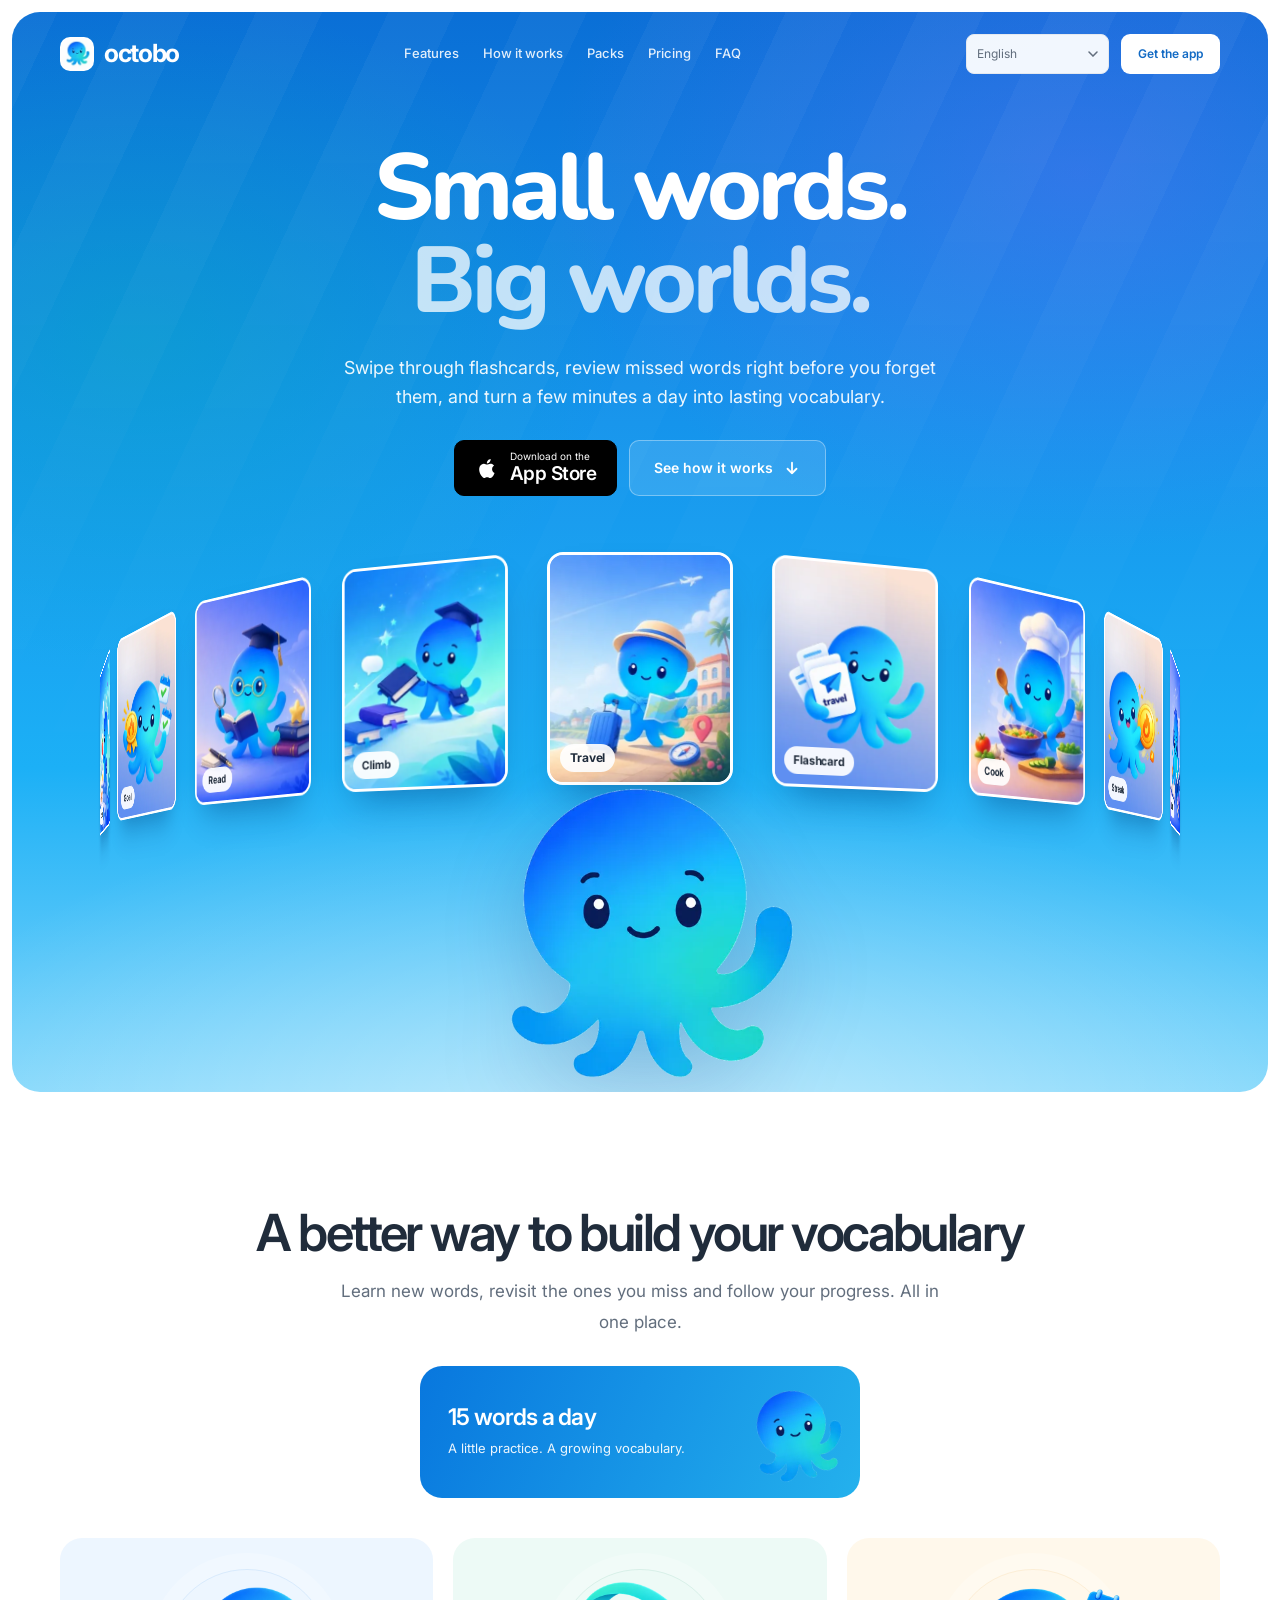
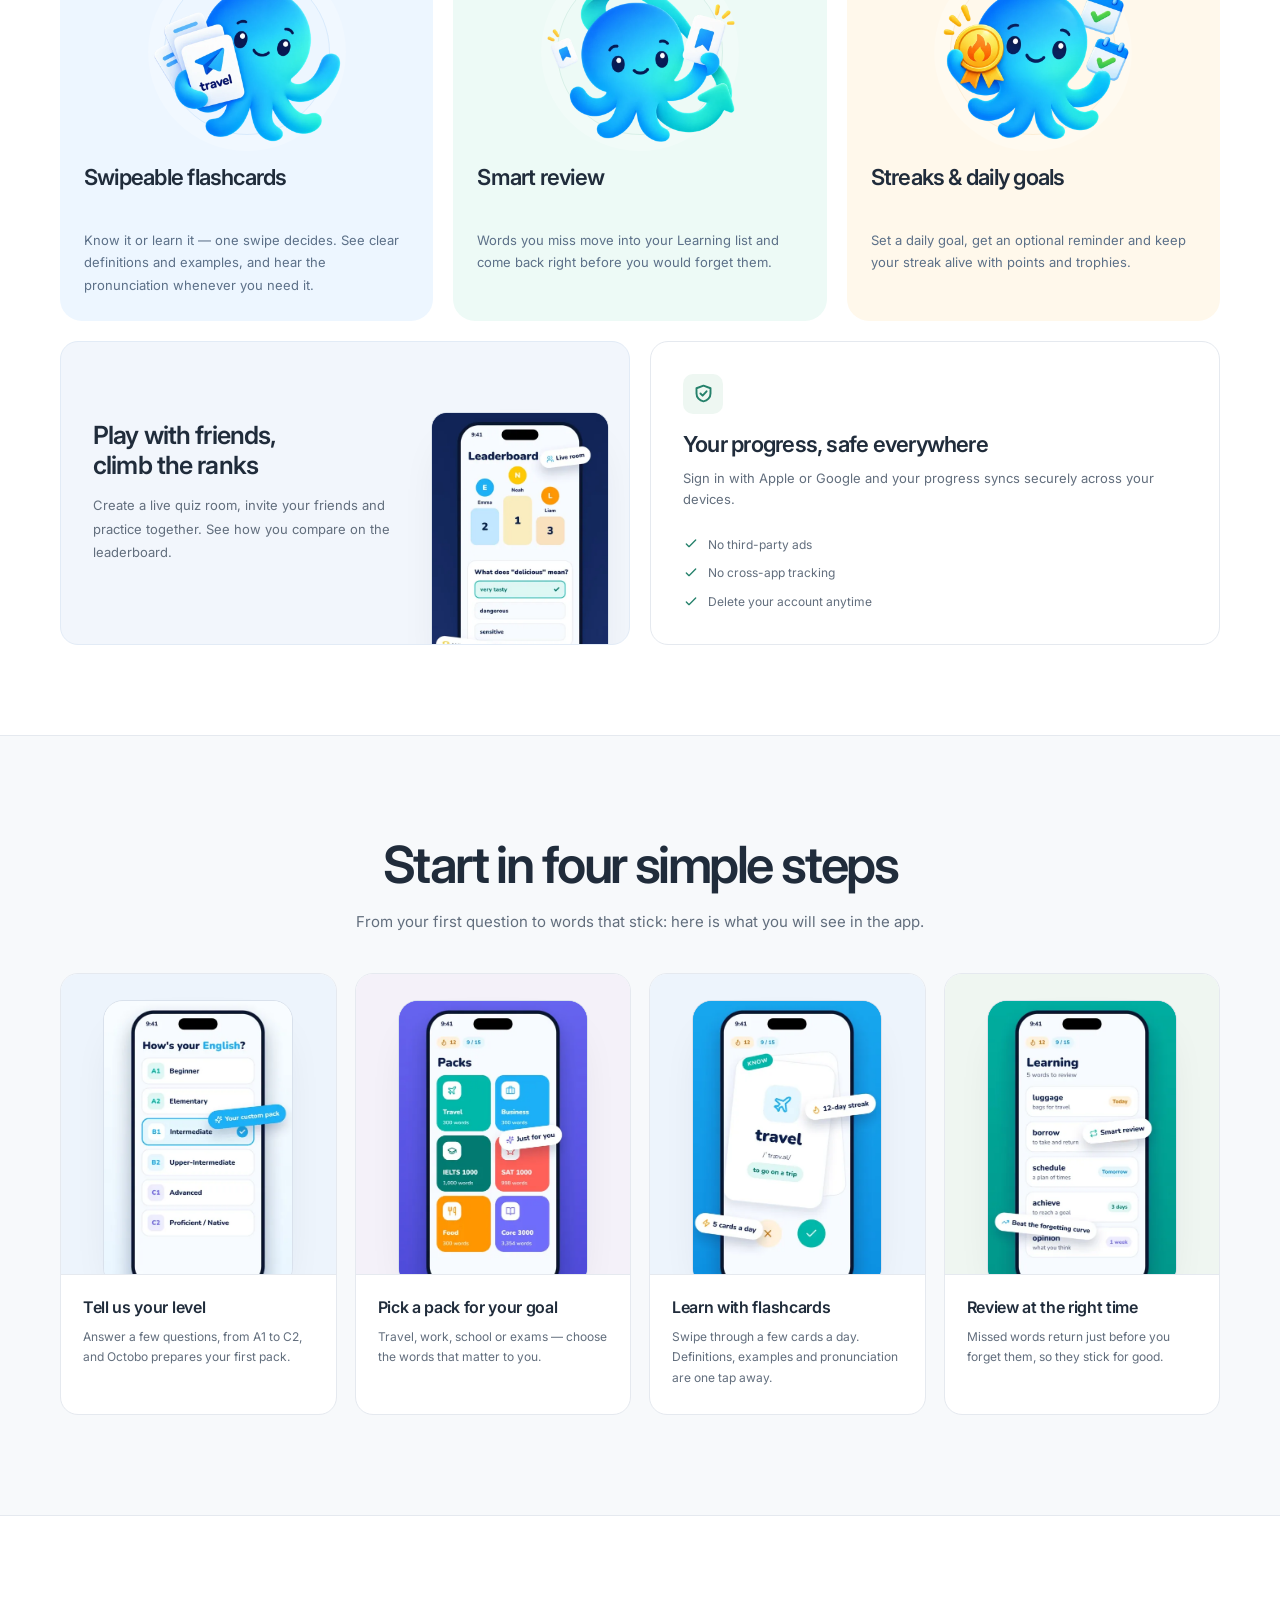
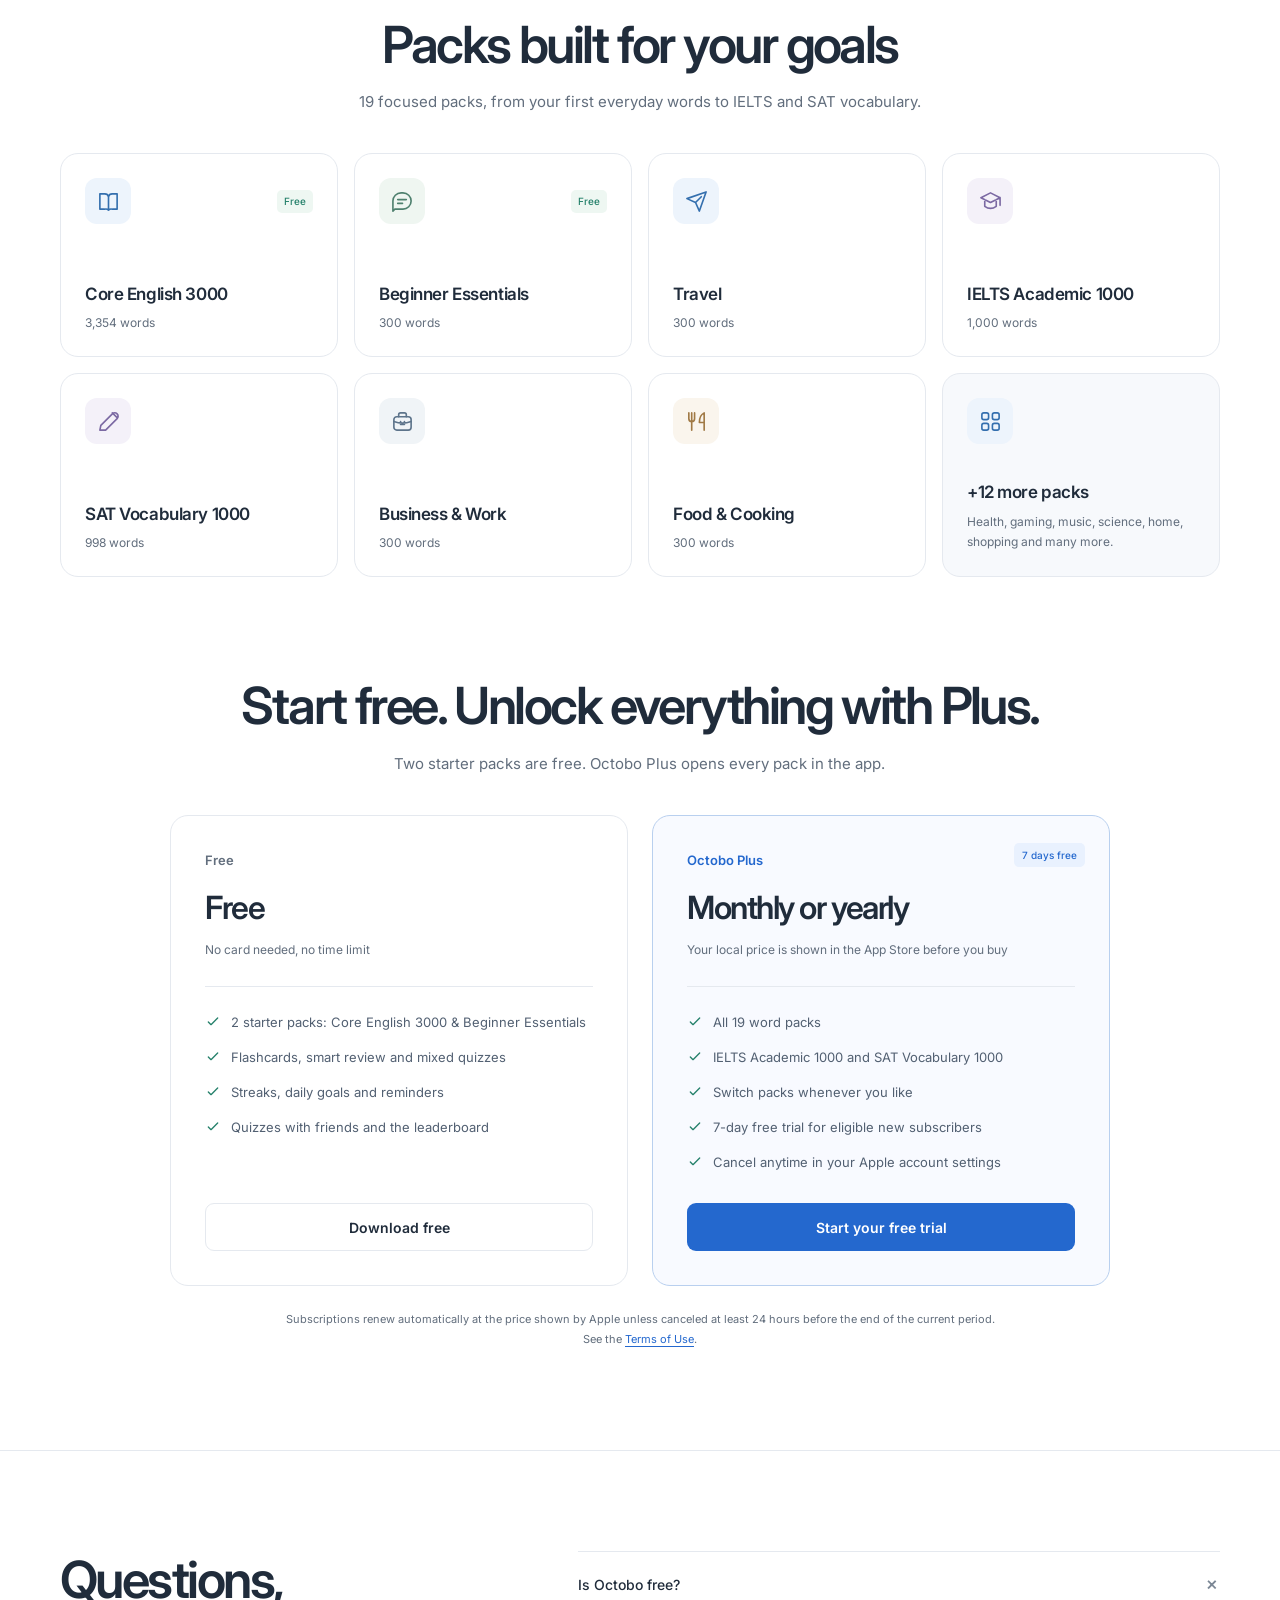
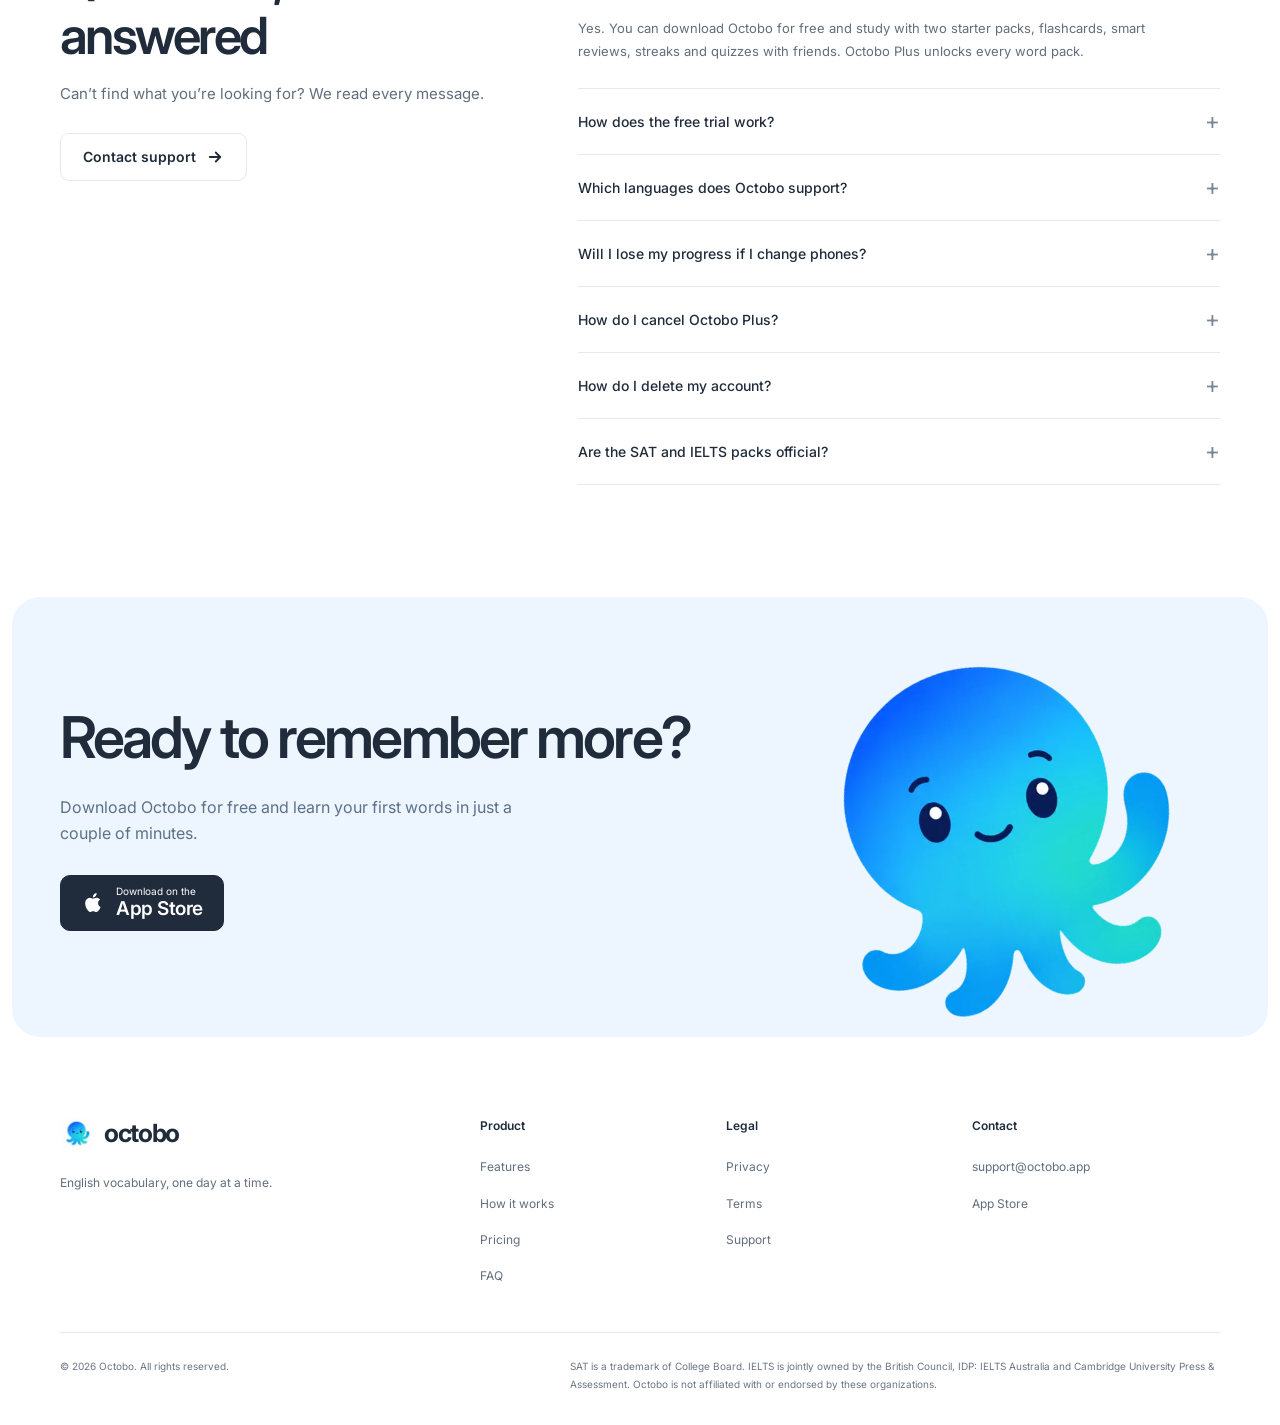
<file: index.html>
<!doctype html>
<html lang="en" class="no-js">
<head>
  <meta charset="utf-8">
  <meta name="viewport" content="width=device-width, initial-scale=1, viewport-fit=cover">
  <title>Octobo — Learn English words you never forget</title>
  <meta name="description" content="Octobo is an English vocabulary app for iPhone with swipeable flashcards, smart reviews, word packs for every goal, and quizzes with friends." data-i18n-content="home.desc">
  <meta name="theme-color" content="#ffffff">
  <meta name="color-scheme" content="light">
  <meta property="og:title" content="Octobo — Learn English words you never forget">
  <meta property="og:description" content="Swipeable flashcards, smart reviews and word packs for every goal.">
  <meta property="og:image" content="assets/img/mascot.png">
  <meta name="apple-itunes-app" content="app-id=6791548412">
  <meta name="p:domain_verify" content="ac01a395adc1d910aa9f2ff0ffbc6cca">
  <link rel="icon" href="assets/img/icon.png">
  <link rel="apple-touch-icon" href="assets/img/icon.png">
  <link rel="preconnect" href="https://fonts.googleapis.com">
  <link rel="preconnect" href="https://fonts.gstatic.com" crossorigin>
  <link rel="stylesheet" href="https://fonts.googleapis.com/css2?family=Inter:wght@400;500;600;700;800&family=Nunito:wght@700;800;900&display=swap">
  <link rel="stylesheet" href="assets/styles.css">
  <link rel="preload" as="image" href="assets/img/mascot.webp" fetchpriority="high">
  <script>
    document.documentElement.classList.remove("no-js");
    // A reload starts at the top instead of the restored scroll position or a stale #section.
    if ("scrollRestoration" in history) history.scrollRestoration = "manual";
    if (location.hash && performance.getEntriesByType("navigation")[0]?.type === "reload") history.replaceState(null, "", location.pathname + location.search);
  </script>
</head>
<body class="home" data-title-key="home.title">

  <header class="nav">
    <div class="nav-inner">
      <a class="brand" href="index.html"><img src="assets/img/icon-72.webp" alt="" width="36" height="36">octobo</a>
      <nav class="nav-links" aria-label="Main">
        <a href="#features" data-i18n="nav.features">Features</a>
        <a href="#how" data-i18n="nav.how">How it works</a>
        <a href="#packs" data-i18n="nav.packs">Packs</a>
        <a href="#pricing" data-i18n="nav.pricing">Pricing</a>
        <a href="#faq" data-i18n="nav.faq">FAQ</a>
      </nav>
      <div class="nav-end">
        <label><span class="visually-hidden" data-i18n="lang.label">Language</span><select class="lang-select lang-picker" aria-label="Language" data-i18n-label="lang.label"></select></label>
        <a class="btn btn-primary nav-cta" href="https://apps.apple.com/app/id6791548412" data-i18n="nav.getapp">Get the app</a>
        <button class="menu-toggle" type="button" aria-expanded="false" aria-label="Menu" data-i18n-label="nav.menu"><span></span><span></span><span></span></button>
      </div>
    </div>
    <div class="mobile-menu">
      <a href="#features" data-i18n="nav.features">Features</a>
      <a href="#how" data-i18n="nav.how">How it works</a>
      <a href="#packs" data-i18n="nav.packs">Packs</a>
      <a href="#pricing" data-i18n="nav.pricing">Pricing</a>
      <a href="#faq" data-i18n="nav.faq">FAQ</a>
      <select class="lang-select lang-picker" aria-label="Language" data-i18n-label="lang.label"></select>
      <a class="btn btn-primary" href="https://apps.apple.com/app/id6791548412" data-i18n="nav.getapp">Get the app</a>
    </div>
  </header>

  <main>
    <!-- Hero -->
    <div class="frame hero-frame">
      <div class="bubbles" data-bubbles="22" aria-hidden="true"></div>
      <section class="hero">
        <div class="hero-copy">
        <h1 data-i18n="hero.h1">Small words.<br><span class="soft">Big worlds.</span></h1>
        <p class="lede" data-i18n="hero.lede">Swipe through flashcards, review missed words right before you forget them, and turn a few minutes a day into lasting vocabulary.</p>
        <div class="hero-actions">
          <a class="store-btn" href="https://apps.apple.com/app/id6791548412">
            <svg viewBox="0 0 24 24" aria-hidden="true"><path d="M16.37 12.62c-.02-2.3 1.88-3.4 1.96-3.46-1.07-1.56-2.73-1.77-3.32-1.8-1.41-.14-2.76.83-3.47.83-.72 0-1.82-.81-2.99-.79-1.54.02-2.96.9-3.75 2.27-1.6 2.78-.41 6.89 1.15 9.14.76 1.1 1.67 2.34 2.86 2.3 1.15-.05 1.58-.74 2.97-.74 1.38 0 1.77.74 2.98.72 1.24-.02 2.02-1.12 2.77-2.23.87-1.28 1.23-2.52 1.25-2.58-.03-.01-2.39-.92-2.41-3.66zM14.1 5.86c.63-.77 1.06-1.83.94-2.89-.91.04-2.02.61-2.67 1.37-.58.67-1.1 1.76-.96 2.8 1.02.08 2.06-.52 2.69-1.28z"/></svg>
            <span><small data-i18n="store.small">Download on the</small><strong data-i18n="store.big">App Store</strong></span>
          </a>
          <a class="btn btn-glass" href="#how"><span data-i18n="hero.secondary">See how it works</span><svg viewBox="0 0 24 24" fill="none" stroke="currentColor" stroke-width="2.4" stroke-linecap="round" stroke-linejoin="round" aria-hidden="true"><path d="M12 5v14M6 13l6 6 6-6"/></svg></a>
        </div>

        </div>
        <div class="hero-stage" aria-hidden="true">
          <div class="photo-arc">
            <div class="photo-ring">
              <figure class="photo-card lqip" style="--i:0;--lqip:url([data-uri])"><img src="assets/img/arc/travel.webp" alt="" width="372" height="465" decoding="async"><figcaption data-i18n="hero.arc.travel">travel</figcaption></figure>
              <figure class="photo-card lqip" style="--i:1;--lqip:url([data-uri])"><img src="assets/img/arc/flashcard.webp" alt="" width="372" height="465" decoding="async"><figcaption data-i18n="hero.arc.flashcard">flashcard</figcaption></figure>
              <figure class="photo-card lqip" style="--i:2;--lqip:url([data-uri])"><img src="assets/img/arc/cook.webp" alt="" width="372" height="465" decoding="async"><figcaption data-i18n="hero.arc.cook">cook</figcaption></figure>
              <figure class="photo-card lqip" style="--i:3;--lqip:url([data-uri])"><img src="assets/img/arc/streak.webp" alt="" width="372" height="465" decoding="async"><figcaption data-i18n="hero.arc.streak">streak</figcaption></figure>
              <figure class="photo-card lqip" style="--i:4;--lqip:url([data-uri])"><img src="assets/img/arc/listen.webp" alt="" width="372" height="465" decoding="async"><figcaption data-i18n="hero.arc.listen">listen</figcaption></figure>
              <figure class="photo-card lqip" style="--i:5;--lqip:url([data-uri])"><img src="assets/img/arc/know.webp" alt="" width="372" height="465" decoding="async"><figcaption data-i18n="hero.arc.know">know</figcaption></figure>
              <figure class="photo-card lqip" style="--i:6;--lqip:url([data-uri])"><img src="assets/img/arc/work.webp" alt="" width="372" height="465" decoding="async"><figcaption data-i18n="hero.arc.work">work</figcaption></figure>
              <figure class="photo-card lqip" style="--i:7;--lqip:url([data-uri])"><img src="assets/img/arc/review.webp" alt="" width="372" height="465" decoding="async"><figcaption data-i18n="hero.arc.review">review</figcaption></figure>
              <figure class="photo-card lqip" style="--i:8;--lqip:url([data-uri])"><img src="assets/img/arc/words.webp" alt="" width="372" height="465" decoding="async"><figcaption data-i18n="hero.arc.words">words</figcaption></figure>
              <figure class="photo-card lqip" style="--i:9;--lqip:url([data-uri])"><img src="assets/img/arc/goal.webp" alt="" width="372" height="465" decoding="async"><figcaption data-i18n="hero.arc.goal">goal</figcaption></figure>
              <figure class="photo-card lqip" style="--i:10;--lqip:url([data-uri])"><img src="assets/img/arc/read.webp" alt="" width="372" height="465" decoding="async"><figcaption data-i18n="hero.arc.read">read</figcaption></figure>
              <figure class="photo-card lqip" style="--i:11;--lqip:url([data-uri])"><img src="assets/img/arc/climb.webp" alt="" width="372" height="465" decoding="async"><figcaption data-i18n="hero.arc.climb">climb</figcaption></figure>
              <figure class="photo-card lqip" style="--i:12;--lqip:url([data-uri])"><img src="assets/img/arc/travel.webp" alt="" width="372" height="465" decoding="async"><figcaption data-i18n="hero.arc.travel">travel</figcaption></figure>
              <figure class="photo-card lqip" style="--i:13;--lqip:url([data-uri])"><img src="assets/img/arc/flashcard.webp" alt="" width="372" height="465" decoding="async"><figcaption data-i18n="hero.arc.flashcard">flashcard</figcaption></figure>
              <figure class="photo-card lqip" style="--i:14;--lqip:url([data-uri])"><img src="assets/img/arc/cook.webp" alt="" width="372" height="465" decoding="async"><figcaption data-i18n="hero.arc.cook">cook</figcaption></figure>
              <figure class="photo-card lqip" style="--i:15;--lqip:url([data-uri])"><img src="assets/img/arc/streak.webp" alt="" width="372" height="465" decoding="async"><figcaption data-i18n="hero.arc.streak">streak</figcaption></figure>
              <figure class="photo-card lqip" style="--i:16;--lqip:url([data-uri])"><img src="assets/img/arc/listen.webp" alt="" width="372" height="465" decoding="async"><figcaption data-i18n="hero.arc.listen">listen</figcaption></figure>
              <figure class="photo-card lqip" style="--i:17;--lqip:url([data-uri])"><img src="assets/img/arc/know.webp" alt="" width="372" height="465" decoding="async"><figcaption data-i18n="hero.arc.know">know</figcaption></figure>
              <figure class="photo-card lqip" style="--i:18;--lqip:url([data-uri])"><img src="assets/img/arc/work.webp" alt="" width="372" height="465" decoding="async"><figcaption data-i18n="hero.arc.work">work</figcaption></figure>
              <figure class="photo-card lqip" style="--i:19;--lqip:url([data-uri])"><img src="assets/img/arc/review.webp" alt="" width="372" height="465" decoding="async"><figcaption data-i18n="hero.arc.review">review</figcaption></figure>
              <figure class="photo-card lqip" style="--i:20;--lqip:url([data-uri])"><img src="assets/img/arc/words.webp" alt="" width="372" height="465" decoding="async"><figcaption data-i18n="hero.arc.words">words</figcaption></figure>
              <figure class="photo-card lqip" style="--i:21;--lqip:url([data-uri])"><img src="assets/img/arc/goal.webp" alt="" width="372" height="465" decoding="async"><figcaption data-i18n="hero.arc.goal">goal</figcaption></figure>
              <figure class="photo-card lqip" style="--i:22;--lqip:url([data-uri])"><img src="assets/img/arc/read.webp" alt="" width="372" height="465" decoding="async"><figcaption data-i18n="hero.arc.read">read</figcaption></figure>
              <figure class="photo-card lqip" style="--i:23;--lqip:url([data-uri])"><img src="assets/img/arc/climb.webp" alt="" width="372" height="465" decoding="async"><figcaption data-i18n="hero.arc.climb">climb</figcaption></figure>
            </div>
          </div>
          <img class="hero-mascot" src="assets/img/mascot.webp" alt="" width="640" height="640" fetchpriority="high">
        </div>
      </section>
    </div>

    <!-- Features -->
    <section class="section features-section" id="features">
      <div class="shell">
        <div class="section-head center feature-intro">
          <div>
            <h2 class="h2" data-i18n="feat.h2">A better way to build your vocabulary</h2>
            <p class="sub" data-i18n="feat.lede">Learn new words, revisit the ones you miss and follow your progress. All in one place.</p>
          </div>
        </div>

        <div class="habit-card" data-reveal>
          <div><h3 data-i18n="hero.chip.goal">15 words a day</h3><p data-i18n="feat.mini.p">A little practice. A growing vocabulary.</p></div>
          <img src="assets/img/mascot-small.webp" width="320" height="320" alt="" loading="lazy" decoding="async">
        </div>
      </div>
      <div class="feature-stories shell">
        <article class="feature-story story-blue">
          <div class="story-grid">
            <div class="story-copy">
              <h3 data-i18n="feat.1.h" data-reveal>Swipeable flashcards</h3>
              <p data-i18n="feat.1.p" data-reveal>Know it or learn it — one swipe decides. See clear definitions and examples, and hear the pronunciation whenever you need it.</p>
            </div>
            <div class="story-art" data-reveal>
              <img src="assets/img/scene-1.webp" srcset="assets/img/scene-1-small.webp 640w, assets/img/scene-1.webp 1280w" sizes="(max-width: 960px) 168px, 200px" alt="" width="1280" height="1280" loading="lazy" decoding="async">
            </div>
          </div>
        </article>
        <article class="feature-story story-mint">
          <div class="story-grid">
            <div class="story-copy">
              <h3 data-i18n="feat.2.h" data-reveal>Smart review</h3>
              <p data-i18n="feat.2.p" data-reveal>Words you miss move into your Learning list and come back right before you would forget them.</p>
            </div>
            <div class="story-art" data-reveal>
              <img src="assets/img/scene-2.webp" srcset="assets/img/scene-2-small.webp 640w, assets/img/scene-2.webp 1280w" sizes="(max-width: 960px) 168px, 200px" alt="" width="1280" height="1280" loading="lazy" decoding="async">
            </div>
          </div>
        </article>
        <article class="feature-story story-warm">
          <div class="story-grid">
            <div class="story-copy">
              <h3 data-i18n="feat.3.h" data-reveal>Streaks & daily goals</h3>
              <p data-i18n="feat.3.p" data-reveal>Set a daily goal, get an optional reminder and keep your streak alive with points and trophies.</p>
            </div>
            <div class="story-art" data-reveal>
              <img src="assets/img/scene-3.webp" srcset="assets/img/scene-3-small.webp 640w, assets/img/scene-3.webp 1280w" sizes="(max-width: 960px) 168px, 200px" alt="" width="1280" height="1280" loading="lazy" decoding="async">
            </div>
          </div>
        </article>
      </div>
      <div class="shell">
        <div class="cards-2">
          <article class="wide-card">
            <div class="copy">
              <h3 data-i18n="feat.4.h">Play with friends, climb the ranks</h3>
              <p data-i18n="feat.4.p">Create a live quiz room, invite your friends and practice together. See how you compare on the leaderboard.</p>
            </div>
            <div class="phone lqip" style="--lqip:url([data-uri])"><img src="assets/img/screen-06.webp" alt="Octobo leaderboard and live quiz question" width="461" height="1000" decoding="async" loading="lazy"></div>
          </article>
          <article class="trust-card">
            <span class="shield"><svg viewBox="0 0 24 24" fill="none" stroke="currentColor" stroke-width="2.2" stroke-linecap="round" stroke-linejoin="round" aria-hidden="true"><path d="M12 3l8 3v6c0 4.5-3.4 8.3-8 9-4.6-.7-8-4.5-8-9V6z"/><path d="M8.5 12l2.5 2.5 4.5-5"/></svg></span>
            <h3 data-i18n="feat.5.h">Your progress, safe everywhere</h3>
            <p data-i18n="feat.5.p">Sign in with Apple or Google and your progress syncs securely across your devices.</p>
            <ul class="checks">
              <li data-i18n="feat.5.li1">No third-party ads</li>
              <li data-i18n="feat.5.li2">No cross-app tracking</li>
              <li data-i18n="feat.5.li3">Delete your account anytime</li>
            </ul>
          </article>
        </div>
      </div>
    </section>

    <!-- How it works -->
    <div class="how" id="how">
      <section class="section">
        <div class="shell">
          <div class="section-head center">
            <div>
              <h2 class="h2" data-i18n="how.h2">Start in four simple steps</h2>
              <p class="sub" data-i18n="how.lede">From your first question to words that stick: here is what you will see in the app.</p>
            </div>
          </div>
        </div>
        <ol class="journey shell">
          <li class="journey-step tone-blue">
            <div class="journey-shot"><div class="phone lqip" style="--lqip:url([data-uri])"><img src="assets/img/screen-04.webp" alt="Choosing an English level from A1 to C2" width="461" height="1000" decoding="async" loading="lazy"></div></div>
            <div class="journey-copy"><h3 data-i18n="how.1.h">Tell us your level</h3><p data-i18n="how.1.p">Answer a few questions, from A1 to C2, and Octobo prepares your first pack.</p></div>
          </li>
          <li class="journey-step tone-violet">
            <div class="journey-shot"><div class="phone lqip" style="--lqip:url([data-uri])"><img src="assets/img/screen-03.webp" alt="Word packs for travel, business, IELTS and SAT" width="461" height="1000" decoding="async" loading="lazy"></div></div>
            <div class="journey-copy"><h3 data-i18n="how.2.h">Pick a pack for your goal</h3><p data-i18n="how.2.p">Travel, work, school or exams — choose the words that matter to you.</p></div>
          </li>
          <li class="journey-step tone-blue">
            <div class="journey-shot"><div class="phone lqip" style="--lqip:url([data-uri])"><img src="assets/img/screen-01.webp" alt="A flashcard for the word travel" width="461" height="1000" decoding="async" loading="lazy"></div></div>
            <div class="journey-copy"><h3 data-i18n="how.3.h">Learn with flashcards</h3><p data-i18n="how.3.p">Swipe through a few cards a day. Definitions, examples and pronunciation are one tap away.</p></div>
          </li>
          <li class="journey-step tone-sage">
            <div class="journey-shot"><div class="phone lqip" style="--lqip:url([data-uri])"><img src="assets/img/screen-02.webp" alt="Learning list with words scheduled for review" width="461" height="1000" decoding="async" loading="lazy"></div></div>
            <div class="journey-copy"><h3 data-i18n="how.4.h">Review at the right time</h3><p data-i18n="how.4.p">Missed words return just before you forget them, so they stick for good.</p></div>
          </li>
        </ol>
      </section>
    </div>

    <!-- Packs -->
    <section class="section" id="packs">
      <div class="shell">
        <div class="section-head center">
          <div>
            <h2 class="h2" data-i18n="packs.h2">Packs built for your goals</h2>
            <p class="sub" data-i18n="packs.lede">19 focused packs, from your first everyday words to IELTS and SAT vocabulary.</p>
          </div>
        </div>
        <div class="packs-grid">
          <article class="pack-card tone-blue" id="pack-oxford-all"><div class="pack-card-top"><span class="pack-icon"><svg viewBox="0 0 24 24" fill="none" stroke="currentColor" stroke-width="1.7" stroke-linecap="round" stroke-linejoin="round" aria-hidden="true"><path d="M12 7v14M3 4h5a4 4 0 0 1 4 3 4 4 0 0 1 4-3h5v16h-5a4 4 0 0 0-4 1 4 4 0 0 0-4-1H3z"/></svg></span><span class="badge"><span data-i18n="packs.free">Free</span></span></div><div class="meta"><h3 data-i18n="pack.oxford-all.name">Core English 3000</h3><span class="count">3,354 <span data-i18n="packs.words">words</span></span></div></article>
          <article class="pack-card tone-sage" id="pack-everyday-conversation"><div class="pack-card-top"><span class="pack-icon"><svg viewBox="0 0 24 24" fill="none" stroke="currentColor" stroke-width="1.7" stroke-linecap="round" stroke-linejoin="round" aria-hidden="true"><path d="M21 11.5a8.5 8.5 0 0 1-8.5 8.5H4l-2 2V11.5A8.5 8.5 0 0 1 10.5 3h2a8.5 8.5 0 0 1 8.5 8.5Z"/><path d="M7 10h9M7 14h5"/></svg></span><span class="badge"><span data-i18n="packs.free">Free</span></span></div><div class="meta"><h3 data-i18n="pack.everyday-conversation.name">Beginner Essentials</h3><span class="count">300 <span data-i18n="packs.words">words</span></span></div></article>
          <article class="pack-card tone-blue" id="pack-travel"><div class="pack-card-top"><span class="pack-icon"><svg viewBox="0 0 24 24" fill="none" stroke="currentColor" stroke-width="1.7" stroke-linecap="round" stroke-linejoin="round" aria-hidden="true"><path d="m22 2-7 20-4-9L2 9 22 2ZM11 13l6-6"/></svg></span></div><div class="meta"><h3 data-i18n="pack.travel.name">Travel</h3><span class="count">300 <span data-i18n="packs.words">words</span></span></div></article>
          <article class="pack-card pack-extra tone-violet" id="pack-ielts-1000"><div class="pack-card-top"><span class="pack-icon"><svg viewBox="0 0 24 24" fill="none" stroke="currentColor" stroke-width="1.7" stroke-linecap="round" stroke-linejoin="round" aria-hidden="true"><path d="m2 8 10-5 10 5-10 5L2 8ZM6 10v7c4 3 8 3 12 0v-7M22 8v8"/></svg></span></div><div class="meta"><h3 data-i18n="pack.ielts-1000.name">IELTS Academic 1000</h3><span class="count">1,000 <span data-i18n="packs.words">words</span></span></div></article>
          <article class="pack-card pack-extra tone-violet" id="pack-sat-1000"><div class="pack-card-top"><span class="pack-icon"><svg viewBox="0 0 24 24" fill="none" stroke="currentColor" stroke-width="1.7" stroke-linecap="round" stroke-linejoin="round" aria-hidden="true"><path d="m16 3 5 5M4 16 16 4a3.5 3.5 0 0 1 5 5L9 21H3l1-5Z"/></svg></span></div><div class="meta"><h3 data-i18n="pack.sat-1000.name">SAT Vocabulary 1000</h3><span class="count">998 <span data-i18n="packs.words">words</span></span></div></article>
          <article class="pack-card pack-extra tone-slate" id="pack-business-work"><div class="pack-card-top"><span class="pack-icon"><svg viewBox="0 0 24 24" fill="none" stroke="currentColor" stroke-width="1.7" stroke-linecap="round" stroke-linejoin="round" aria-hidden="true"><rect x="3" y="7" width="18" height="14" rx="3"/><path d="M8 7V5a2 2 0 0 1 2-2h4a2 2 0 0 1 2 2v2M3 12a25 25 0 0 0 18 0M10 12v3h4v-3"/></svg></span></div><div class="meta"><h3 data-i18n="pack.business-work.name">Business &amp; Work</h3><span class="count">300 <span data-i18n="packs.words">words</span></span></div></article>
          <article class="pack-card pack-extra tone-sand" id="pack-food-cooking"><div class="pack-card-top"><span class="pack-icon"><svg viewBox="0 0 24 24" fill="none" stroke="currentColor" stroke-width="1.7" stroke-linecap="round" stroke-linejoin="round" aria-hidden="true"><path d="M4 3v6a3 3 0 0 0 6 0V3M7 3v18M20 21V3c-4 2-5 6-5 10h5"/></svg></span></div><div class="meta"><h3 data-i18n="pack.food-cooking.name">Food &amp; Cooking</h3><span class="count">300 <span data-i18n="packs.words">words</span></span></div></article>
          <article class="pack-card more tone-blue" id="pack-more"><span class="pack-icon"><svg viewBox="0 0 24 24" fill="none" stroke="currentColor" stroke-width="1.7" stroke-linecap="round" stroke-linejoin="round" aria-hidden="true"><rect x="3" y="3" width="7" height="7" rx="2"/><rect x="14" y="3" width="7" height="7" rx="2"/><rect x="3" y="14" width="7" height="7" rx="2"/><rect x="14" y="14" width="7" height="7" rx="2"/></svg></span><div class="meta"><h3><span class="packs-desktop-copy" data-i18n="packs.more.h">+12 more packs</span><span class="packs-mobile-copy" data-i18n="packs.more.mobile.h">+16 more packs</span></h3><p><span class="packs-desktop-copy" data-i18n="packs.more.p">Health, gaming, music, science, home, shopping and many more.</span><span class="packs-mobile-copy" data-i18n="packs.more.mobile.p">IELTS, SAT, work and more.</span></p></div></article>
        </div>
      </div>
    </section>

    <!-- Pricing -->
    <section class="section pricing-section" id="pricing">
      <div class="shell">
        <div class="section-head center">
          <div>
            <h2 class="h2" data-i18n="price.h2">Start free. Unlock everything with Plus.</h2>
            <p class="sub" data-i18n="price.lede">Two starter packs are free. Octobo Plus opens every pack in the app.</p>
          </div>
        </div>
        <div class="price-grid">
          <article class="price">
            <span class="name" data-i18n="price.free.name">Free</span>
            <div class="amount" data-i18n="price.free.price">Free</div>
            <p class="note" data-i18n="price.free.note">No card needed, no time limit</p>
            <ul>
              <li data-i18n="price.free.f1">2 starter packs: Core English 3000 &amp; Beginner Essentials</li>
              <li data-i18n="price.free.f2">Flashcards, smart review and mixed quizzes</li>
              <li data-i18n="price.free.f3">Streaks, daily goals and reminders</li>
              <li data-i18n="price.free.f4">Quizzes with friends and the leaderboard</li>
            </ul>
            <a class="btn btn-ghost" href="https://apps.apple.com/app/id6791548412" data-i18n="price.free.cta">Download free</a>
          </article>
          <article class="price plus">
            <span class="ribbon" data-i18n="price.plus.badge">7 days free</span>
            <span class="name" data-i18n="price.plus.name">Octobo Plus</span>
            <div class="amount" data-i18n="price.plus.price">Monthly or yearly</div>
            <p class="note" data-i18n="price.plus.note">Your local price is shown in the App Store before you buy</p>
            <ul>
              <li data-i18n="price.plus.f1">All 19 word packs</li>
              <li data-i18n="price.plus.f2">IELTS Academic 1000 and SAT Vocabulary 1000</li>
              <li data-i18n="price.plus.f3">Switch packs whenever you like</li>
              <li data-i18n="price.plus.f4">7-day free trial for eligible new subscribers</li>
              <li data-i18n="price.plus.f5">Cancel anytime in your Apple account settings</li>
            </ul>
            <a class="btn" href="https://apps.apple.com/app/id6791548412" data-i18n="price.plus.cta">Start your free trial</a>
          </article>
        </div>
        <p class="fine" data-i18n="price.fine">Subscriptions renew automatically at the price shown by Apple unless canceled at least 24 hours before the end of the current period. See the <a href="terms/index.html">Terms of Use</a>.</p>
      </div>
    </section>

    <!-- FAQ -->
    <section class="section" id="faq">
      <div class="shell faq-grid">
        <div class="faq-side">
          <h2 class="h2" data-i18n="faq.h2">Questions, answered</h2>
          <p class="sub" data-i18n="faq.lede">Can’t find what you’re looking for? We read every message.</p>
          <a class="btn btn-ghost" href="support/index.html"><span data-i18n="faq.contact">Contact support</span><svg viewBox="0 0 24 24" fill="none" stroke="currentColor" stroke-width="2.4" stroke-linecap="round" stroke-linejoin="round" aria-hidden="true"><path d="M5 12h14M13 6l6 6-6 6"/></svg></a>
        </div>
        <div class="faq-list">
          <details class="faq-item" open><summary data-i18n="faq.q1">Is Octobo free?</summary><p data-i18n="faq.a1">Yes. You can download Octobo for free and study with two starter packs, flashcards, smart reviews, streaks and quizzes with friends. Octobo Plus unlocks every word pack.</p></details>
          <details class="faq-item"><summary data-i18n="faq.q2">How does the free trial work?</summary><p data-i18n="faq.a2">Eligible new subscribers can try Octobo Plus free for 7 days. The trial becomes a paid monthly or yearly subscription unless you cancel at least 24 hours before it ends.</p></details>
          <details class="faq-item"><summary data-i18n="faq.q3">Which languages does Octobo support?</summary><p data-i18n="faq.a3">The app is available in English, Spanish, Turkish, Korean, Portuguese (Brazil) and Japanese. Menus and word meanings use your language; English words and examples stay in English.</p></details>
          <details class="faq-item"><summary data-i18n="faq.q4">Will I lose my progress if I change phones?</summary><p data-i18n="faq.a4">No. Sign in with Apple or Google and your learning progress syncs securely to your account, so you can pick up where you left off.</p></details>
          <details class="faq-item"><summary data-i18n="faq.q5">How do I cancel Octobo Plus?</summary><p data-i18n="faq.a5">Open your Apple account settings and go to Subscriptions. Deleting your Octobo account does not cancel a subscription.</p></details>
          <details class="faq-item"><summary data-i18n="faq.q6">How do I delete my account?</summary><p data-i18n="faq.a6">Go to Profile → Settings → Account → Delete account. This permanently removes your synced learning data and cannot be undone.</p></details>
          <details class="faq-item"><summary data-i18n="faq.q7">Are the SAT and IELTS packs official?</summary><p data-i18n="faq.a7">No. They are unofficial study resources and are not affiliated with or endorsed by their respective trademark owners.</p></details>
        </div>
      </div>
    </section>

    <!-- CTA -->
    <div class="frame cta-frame">
      <img class="cta-mascot" src="assets/img/mascot.webp" width="640" height="640" alt="" loading="lazy">
      <section class="cta shell">
        <h2 class="" data-i18n="cta.h2">Ready to remember more?</h2>
        <p class="" data-i18n="cta.p">Download Octobo for free and learn your first words in just a couple of minutes.</p>
        <a class="store-btn" href="https://apps.apple.com/app/id6791548412">
          <svg viewBox="0 0 24 24" aria-hidden="true"><path d="M16.37 12.62c-.02-2.3 1.88-3.4 1.96-3.46-1.07-1.56-2.73-1.77-3.32-1.8-1.41-.14-2.76.83-3.47.83-.72 0-1.82-.81-2.99-.79-1.54.02-2.96.9-3.75 2.27-1.6 2.78-.41 6.89 1.15 9.14.76 1.1 1.67 2.34 2.86 2.3 1.15-.05 1.58-.74 2.97-.74 1.38 0 1.77.74 2.98.72 1.24-.02 2.02-1.12 2.77-2.23.87-1.28 1.23-2.52 1.25-2.58-.03-.01-2.39-.92-2.41-3.66zM14.1 5.86c.63-.77 1.06-1.83.94-2.89-.91.04-2.02.61-2.67 1.37-.58.67-1.1 1.76-.96 2.8 1.02.08 2.06-.52 2.69-1.28z"/></svg>
          <span><small data-i18n="store.small">Download on the</small><strong data-i18n="store.big">App Store</strong></span>
        </a>
      </section>
    </div>
  </main>

  <footer class="footer">
    <div class="shell">
      <div class="foot-grid">
        <div>
          <a class="brand" href="index.html"><img src="assets/img/icon-72.webp" alt="" width="36" height="36">octobo</a>
          <p data-i18n="foot.tagline">English vocabulary, one day at a time.</p>
        </div>
        <div>
          <h4 data-i18n="foot.product">Product</h4>
          <ul>
            <li><a href="#features" data-i18n="nav.features">Features</a></li>
            <li><a href="#how" data-i18n="nav.how">How it works</a></li>
            <li><a href="#pricing" data-i18n="nav.pricing">Pricing</a></li>
            <li><a href="#faq" data-i18n="nav.faq">FAQ</a></li>
          </ul>
        </div>
        <div>
          <h4 data-i18n="foot.legal">Legal</h4>
          <ul>
            <li><a href="privacy/index.html" data-i18n="nav.privacy">Privacy</a></li>
            <li><a href="terms/index.html" data-i18n="nav.terms">Terms</a></li>
            <li><a href="support/index.html" data-i18n="nav.support">Support</a></li>
          </ul>
        </div>
        <div>
          <h4 data-i18n="foot.contact">Contact</h4>
          <ul>
            <li><a href="mailto:support@octobo.app">support@octobo.app</a></li>
            <li><a href="https://apps.apple.com/app/id6791548412">App Store</a></li>
          </ul>
        </div>
      </div>
      <div class="foot-bottom">
        <p>© <span data-year>2026</span> Octobo. <span data-i18n="foot.rights">All rights reserved.</span></p>
        <p data-i18n="foot.disclaimer">SAT is a trademark of College Board. IELTS is jointly owned by the British Council, IDP: IELTS Australia and Cambridge University Press &amp; Assessment. Octobo is not affiliated with or endorsed by these organizations.</p>
      </div>
    </div>
  </footer>

  <script src="assets/strings.js"></script>
  <script src="assets/pack-strings.js"></script>
  <script src="assets/i18n.js"></script>
  <script src="assets/site.js"></script>
</body>
</html>
</file>
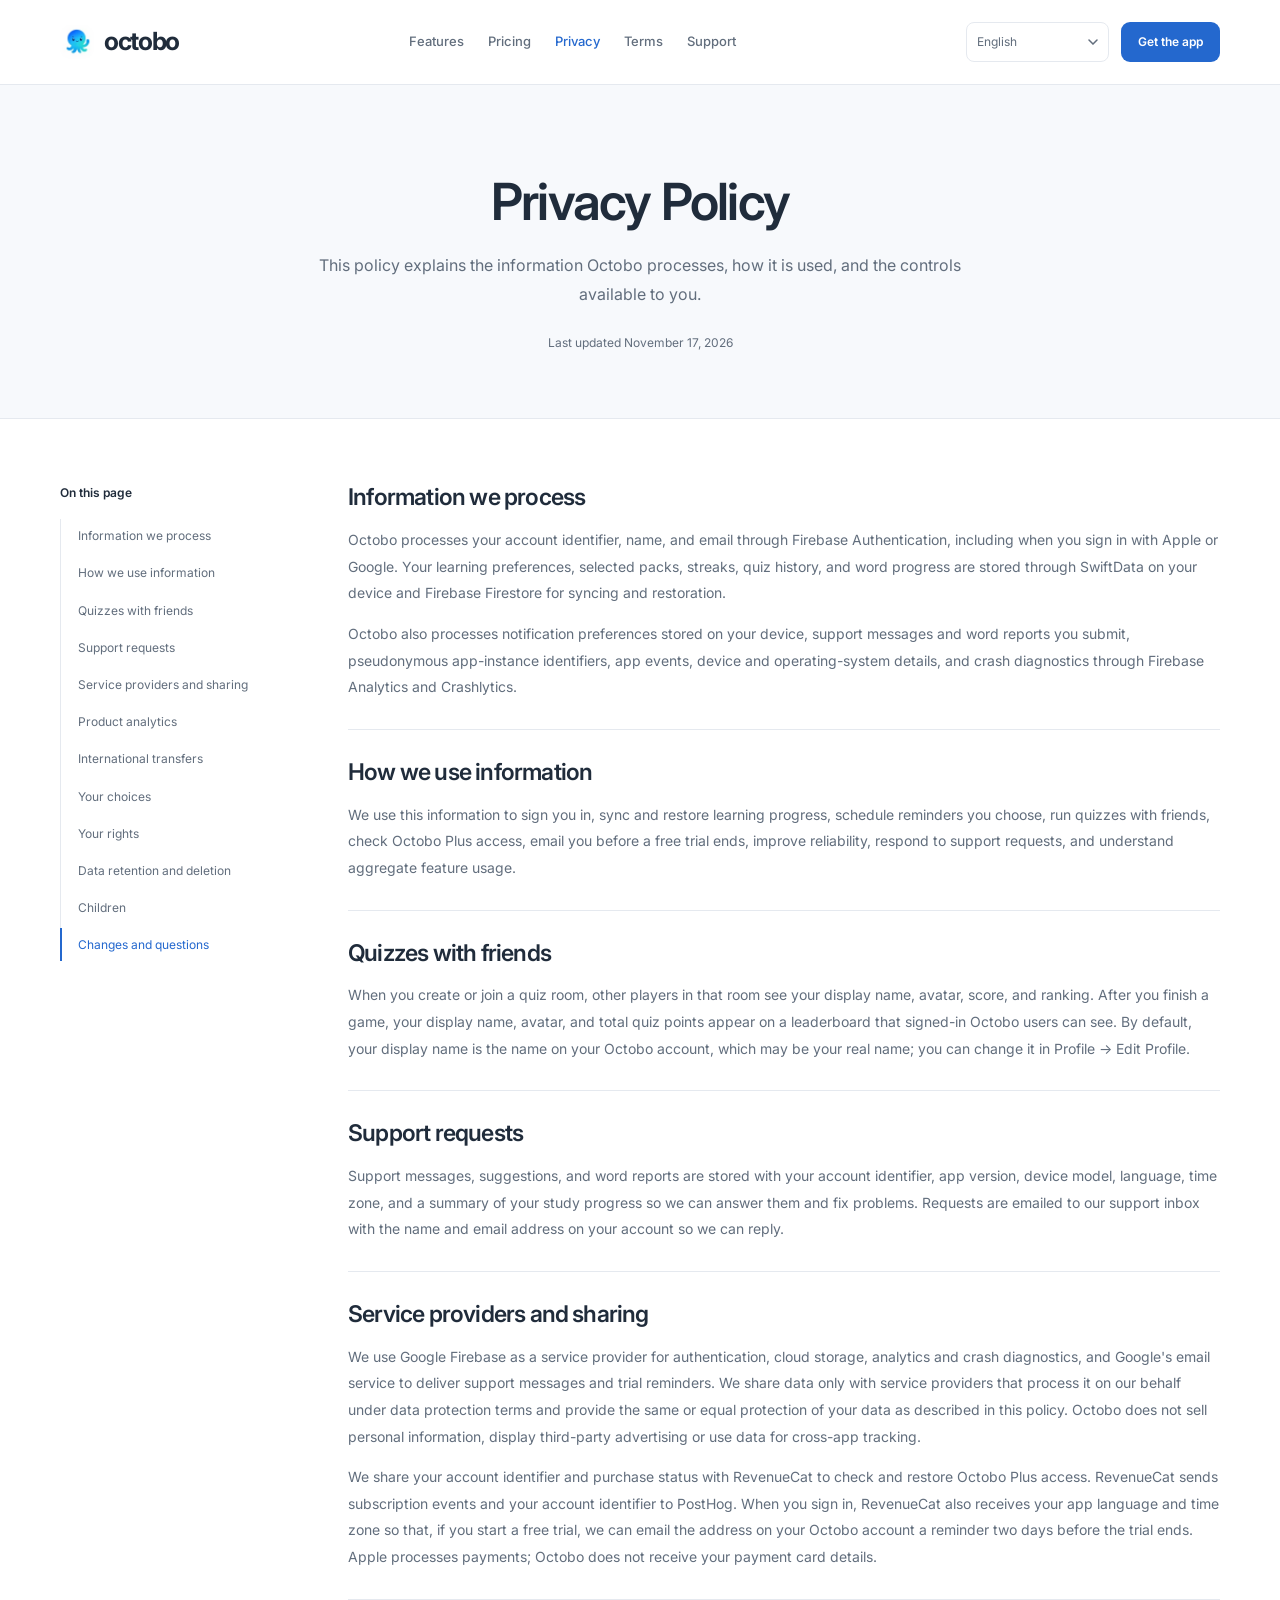
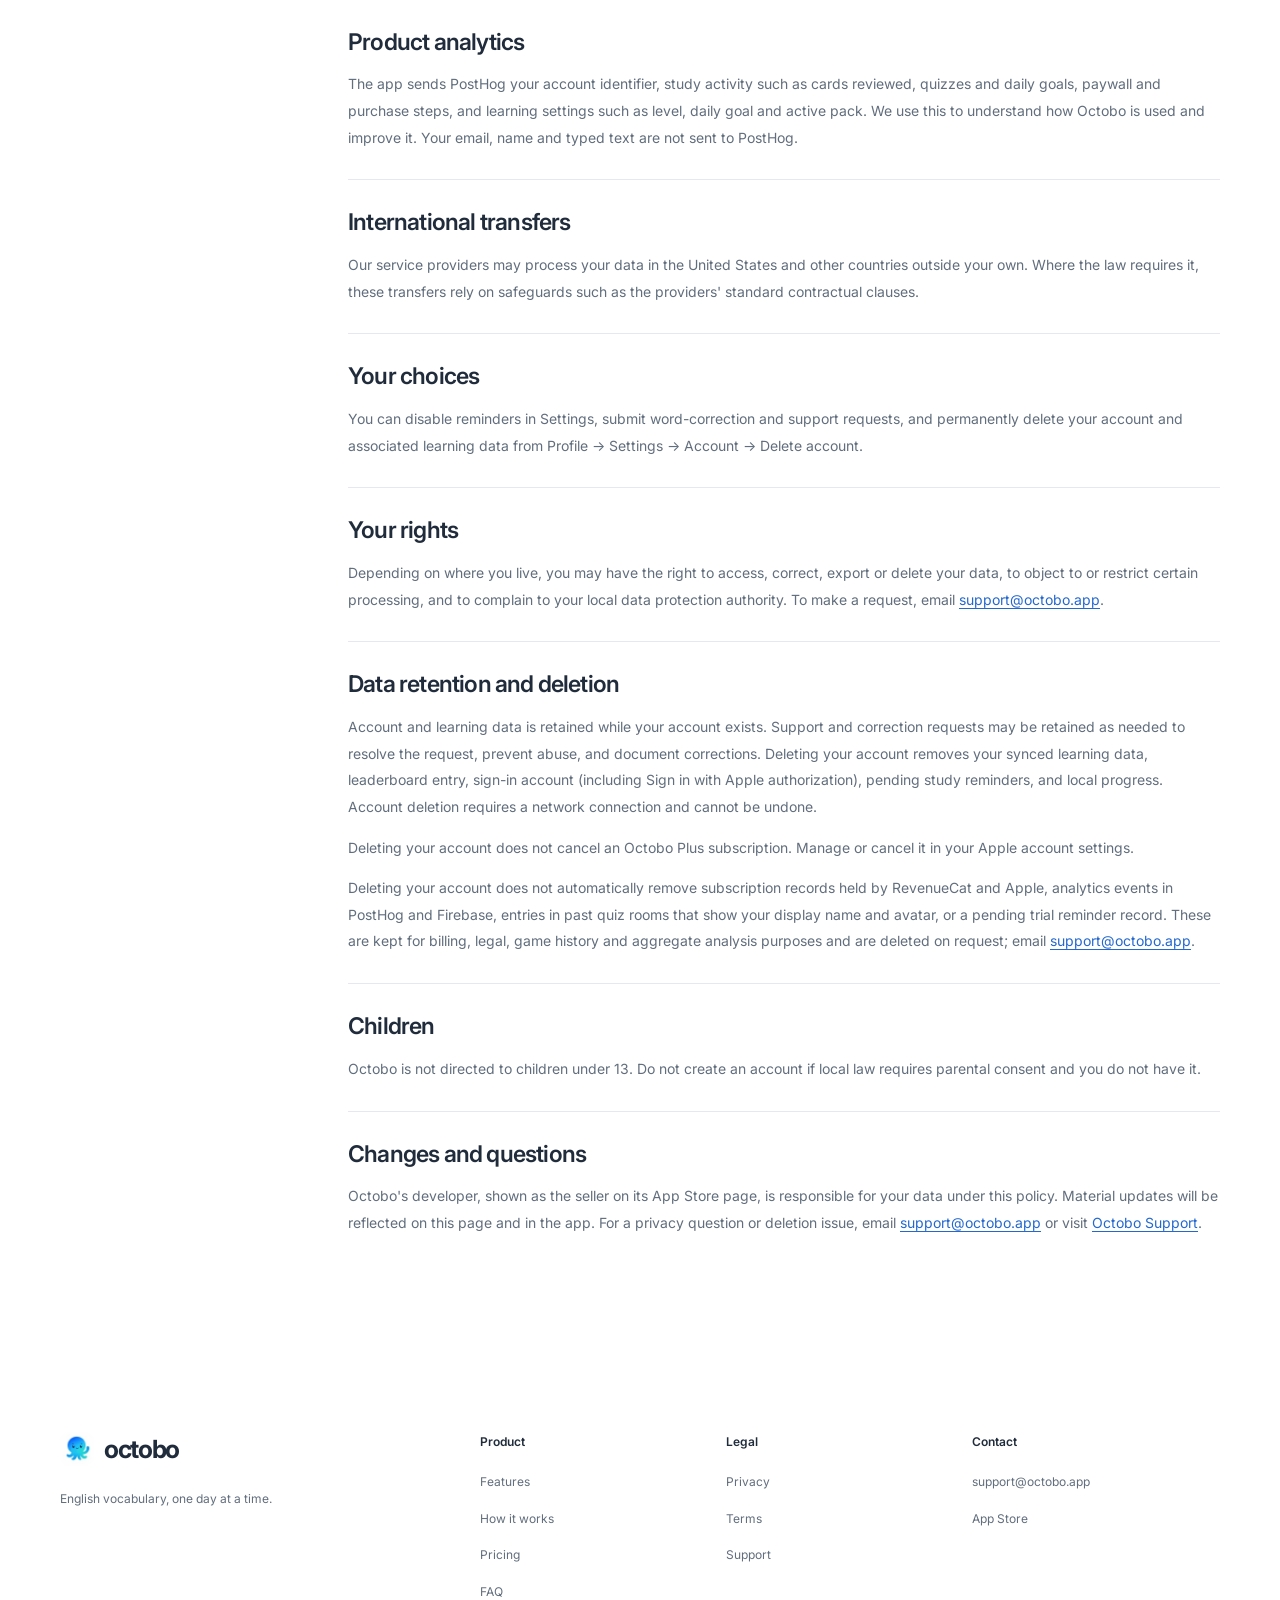
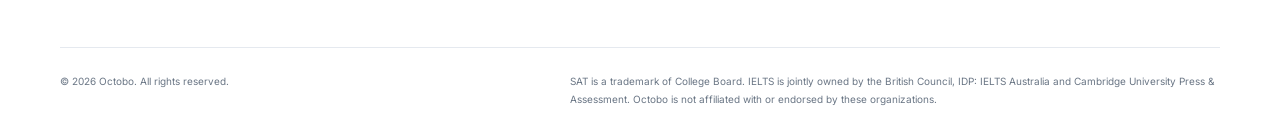
<file: privacy/index.html>
<!doctype html>
<html lang="en" class="no-js">
<head>
  <meta charset="utf-8">
  <meta name="viewport" content="width=device-width, initial-scale=1, viewport-fit=cover">
  <title>Privacy Policy — Octobo</title>
  <meta name="description" content="How Octobo handles account, learning, quiz, subscription, analytics, and support data." data-i18n-content="privacy.desc">
  <meta name="theme-color" content="#ffffff">
  <meta name="color-scheme" content="light">
  <link rel="icon" href="../assets/img/icon.png">
  <link rel="apple-touch-icon" href="../assets/img/icon.png">
  <link rel="preconnect" href="https://fonts.googleapis.com">
  <link rel="preconnect" href="https://fonts.gstatic.com" crossorigin>
  <link rel="stylesheet" href="https://fonts.googleapis.com/css2?family=Inter:wght@400;500;600;700;800&display=swap">
  <link rel="stylesheet" href="../assets/styles.css">
</head>
<body data-title-key="privacy.title">

  <header class="nav">
    <div class="nav-inner">
      <a class="brand" href="../index.html"><img src="../assets/img/icon-72.webp" alt="" width="36" height="36">octobo</a>
      <nav class="nav-links" aria-label="Main">
        <a href="../index.html#features" data-i18n="nav.features">Features</a>
        <a href="../index.html#pricing" data-i18n="nav.pricing">Pricing</a>
        <a href="../privacy/index.html" data-i18n="nav.privacy" aria-current="page">Privacy</a>
        <a href="../terms/index.html" data-i18n="nav.terms">Terms</a>
        <a href="../support/index.html" data-i18n="nav.support">Support</a>
      </nav>
      <div class="nav-end">
        <label><span class="visually-hidden" data-i18n="lang.label">Language</span><select class="lang-select lang-picker" aria-label="Language" data-i18n-label="lang.label"></select></label>
        <a class="btn btn-primary nav-cta" href="https://apps.apple.com/app/id6791548412" data-i18n="nav.getapp">Get the app</a>
        <button class="menu-toggle" type="button" aria-expanded="false" aria-label="Menu" data-i18n-label="nav.menu"><span></span><span></span><span></span></button>
      </div>
    </div>
    <div class="mobile-menu">
      <a href="../index.html" data-i18n="nav.home">Home</a>
      <a href="../index.html#features" data-i18n="nav.features">Features</a>
      <a href="../index.html#pricing" data-i18n="nav.pricing">Pricing</a>
      <a href="../privacy/index.html" data-i18n="nav.privacy" aria-current="page">Privacy</a>
      <a href="../terms/index.html" data-i18n="nav.terms">Terms</a>
      <a href="../support/index.html" data-i18n="nav.support">Support</a>
      <select class="lang-select lang-picker" aria-label="Language" data-i18n-label="lang.label"></select>
      <a class="btn btn-primary" href="https://apps.apple.com/app/id6791548412" data-i18n="nav.getapp">Get the app</a>
    </div>
  </header>

  <main>
    <div class="frame compact">
      <section class="page-hero">
        <h1 class="" data-i18n="privacy.h1">Privacy Policy</h1>
        <p class="lede" data-i18n="privacy.lede">This policy explains the information Octobo processes, how it is used, and the controls available to you.</p>
        <span class="updated" data-i18n="privacy.updated">Last updated November 17, 2026</span>
      </section>
    </div>

    <div class="shell legal-grid">
      <aside class="toc">
        <h4 data-i18n="legal.toc">On this page</h4>
        <ol>
          <li><a href="#s1" data-i18n="p.s1.h">Information we process</a></li>
          <li><a href="#s2" data-i18n="p.s2.h">How we use information</a></li>
          <li><a href="#s3" data-i18n="p.s3.h">Quizzes with friends</a></li>
          <li><a href="#s4" data-i18n="p.s4.h">Support requests</a></li>
          <li><a href="#s5" data-i18n="p.s5.h">Service providers and sharing</a></li>
          <li><a href="#sa" data-i18n="p.sa.h">Product analytics</a></li>
          <li><a href="#sx" data-i18n="p.sx.h">International transfers</a></li>
          <li><a href="#s6" data-i18n="p.s6.h">Your choices</a></li>
          <li><a href="#sr" data-i18n="p.sr.h">Your rights</a></li>
          <li><a href="#s7" data-i18n="p.s7.h">Data retention and deletion</a></li>
          <li><a href="#s8" data-i18n="p.s8.h">Children</a></li>
          <li><a href="#s9" data-i18n="p.s9.h">Changes and questions</a></li>
        </ol>
      </aside>
      <article class="doc">
        <section id="s1"><h2 data-i18n="p.s1.h">Information we process</h2><p data-i18n="p.s1.p1">Octobo processes your account identifier, name, and email through Firebase Authentication, including when you sign in with Apple or Google. Your learning preferences, selected packs, streaks, quiz history, and word progress are stored through SwiftData on your device and Firebase Firestore for syncing and restoration.</p><p data-i18n="p.s1.p2">Octobo also processes notification preferences stored on your device, support messages and word reports you submit, pseudonymous app-instance identifiers, app events, device and operating-system details, and crash diagnostics through Firebase Analytics and Crashlytics.</p></section>
        <section id="s2"><h2 data-i18n="p.s2.h">How we use information</h2><p data-i18n="p.s2.p">We use this information to sign you in, sync and restore learning progress, schedule reminders you choose, run quizzes with friends, check Octobo Plus access, email you before a free trial ends, improve reliability, respond to support requests, and understand aggregate feature usage.</p></section>
        <section id="s3"><h2 data-i18n="p.s3.h">Quizzes with friends</h2><p data-i18n="p.s3.p">When you create or join a quiz room, other players in that room see your display name, avatar, score, and ranking. After you finish a game, your display name, avatar, and total quiz points appear on a leaderboard that signed-in Octobo users can see. By default, your display name is the name on your Octobo account, which may be your real name; you can change it in Profile → Edit Profile.</p></section>
        <section id="s4"><h2 data-i18n="p.s4.h">Support requests</h2><p data-i18n="p.s4.p">Support messages, suggestions, and word reports are stored with your account identifier, app version, device model, language, time zone, and a summary of your study progress so we can answer them and fix problems. Requests are emailed to our support inbox with the name and email address on your account so we can reply.</p></section>
        <section id="s5"><h2 data-i18n="p.s5.h">Service providers and sharing</h2><p data-i18n="p.s5.p1">We use Google Firebase as a service provider for authentication, cloud storage, analytics and crash diagnostics, and Google's email service to deliver support messages and trial reminders. We share data only with service providers that process it on our behalf under data protection terms and provide the same or equal protection of your data as described in this policy. Octobo does not sell personal information, display third-party advertising or use data for cross-app tracking.</p><p data-i18n="p.s5.p2">We share your account identifier and purchase status with RevenueCat to check and restore Octobo Plus access. RevenueCat sends subscription events and your account identifier to PostHog. When you sign in, RevenueCat also receives your app language and time zone so that, if you start a free trial, we can email the address on your Octobo account a reminder two days before the trial ends. Apple processes payments; Octobo does not receive your payment card details.</p></section>
        <section id="sa"><h2 data-i18n="p.sa.h">Product analytics</h2><p data-i18n="p.sa.p">The app sends PostHog your account identifier, study activity such as cards reviewed, quizzes and daily goals, paywall and purchase steps, and learning settings such as level, daily goal and active pack. We use this to understand how Octobo is used and improve it. Your email, name and typed text are not sent to PostHog.</p></section>
        <section id="sx"><h2 data-i18n="p.sx.h">International transfers</h2><p data-i18n="p.sx.p">Our service providers may process your data in the United States and other countries outside your own. Where the law requires it, these transfers rely on safeguards such as the providers' standard contractual clauses.</p></section>
        <section id="s6"><h2 data-i18n="p.s6.h">Your choices</h2><p data-i18n="p.s6.p">You can disable reminders in Settings, submit word-correction and support requests, and permanently delete your account and associated learning data from Profile → Settings → Account → Delete account.</p></section>
        <section id="sr"><h2 data-i18n="p.sr.h">Your rights</h2><p data-i18n="p.sr.p">Depending on where you live, you may have the right to access, correct, export or delete your data, to object to or restrict certain processing, and to complain to your local data protection authority. To make a request, email <a href="mailto:support@octobo.app">support@octobo.app</a>.</p></section>
        <section id="s7"><h2 data-i18n="p.s7.h">Data retention and deletion</h2><p data-i18n="p.s7.p1">Account and learning data is retained while your account exists. Support and correction requests may be retained as needed to resolve the request, prevent abuse, and document corrections. Deleting your account removes your synced learning data, leaderboard entry, sign-in account (including Sign in with Apple authorization), pending study reminders, and local progress. Account deletion requires a network connection and cannot be undone.</p><p data-i18n="p.s7.p2">Deleting your account does not cancel an Octobo Plus subscription. Manage or cancel it in your Apple account settings.</p><p data-i18n="p.s7.p3">Deleting your account does not automatically remove subscription records held by RevenueCat and Apple, analytics events in PostHog and Firebase, entries in past quiz rooms that show your display name and avatar, or a pending trial reminder record. These are kept for billing, legal, game history and aggregate analysis purposes and are deleted on request; email <a href="mailto:support@octobo.app">support@octobo.app</a>.</p></section>
        <section id="s8"><h2 data-i18n="p.s8.h">Children</h2><p data-i18n="p.s8.p">Octobo is not directed to children under 13. Do not create an account if local law requires parental consent and you do not have it.</p></section>
        <section id="s9"><h2 data-i18n="p.s9.h">Changes and questions</h2><p data-i18n="p.s9.p">Octobo's developer, shown as the seller on its App Store page, is responsible for your data under this policy. Material updates will be reflected on this page and in the app. For a privacy question or deletion issue, email <a href="mailto:support@octobo.app">support@octobo.app</a> or visit <a href="../support/index.html">Octobo Support</a>.</p></section>
      </article>
    </div>
  </main>

  <footer class="footer">
    <div class="shell">
      <div class="foot-grid">
        <div>
          <a class="brand" href="../index.html"><img src="../assets/img/icon-72.webp" alt="" width="36" height="36">octobo</a>
          <p data-i18n="foot.tagline">English vocabulary, one day at a time.</p>
        </div>
        <div>
          <h4 data-i18n="foot.product">Product</h4>
          <ul>
            <li><a href="../index.html#features" data-i18n="nav.features">Features</a></li>
            <li><a href="../index.html#how" data-i18n="nav.how">How it works</a></li>
            <li><a href="../index.html#pricing" data-i18n="nav.pricing">Pricing</a></li>
            <li><a href="../index.html#faq" data-i18n="nav.faq">FAQ</a></li>
          </ul>
        </div>
        <div>
          <h4 data-i18n="foot.legal">Legal</h4>
          <ul>
            <li><a href="../privacy/index.html" data-i18n="nav.privacy">Privacy</a></li>
            <li><a href="../terms/index.html" data-i18n="nav.terms">Terms</a></li>
            <li><a href="../support/index.html" data-i18n="nav.support">Support</a></li>
          </ul>
        </div>
        <div>
          <h4 data-i18n="foot.contact">Contact</h4>
          <ul>
            <li><a href="mailto:support@octobo.app">support@octobo.app</a></li>
            <li><a href="https://apps.apple.com/app/id6791548412">App Store</a></li>
          </ul>
        </div>
      </div>
      <div class="foot-bottom">
        <p>© <span data-year>2026</span> Octobo. <span data-i18n="foot.rights">All rights reserved.</span></p>
        <p data-i18n="foot.disclaimer">SAT is a trademark of College Board. IELTS is jointly owned by the British Council, IDP: IELTS Australia and Cambridge University Press &amp; Assessment. Octobo is not affiliated with or endorsed by these organizations.</p>
      </div>
    </div>
  </footer>

  <script src="../assets/strings.js"></script>
  <script src="../assets/pack-strings.js"></script>
  <script src="../assets/i18n.js"></script>
  <script src="../assets/site.js"></script>
</body>
</html>
</file>
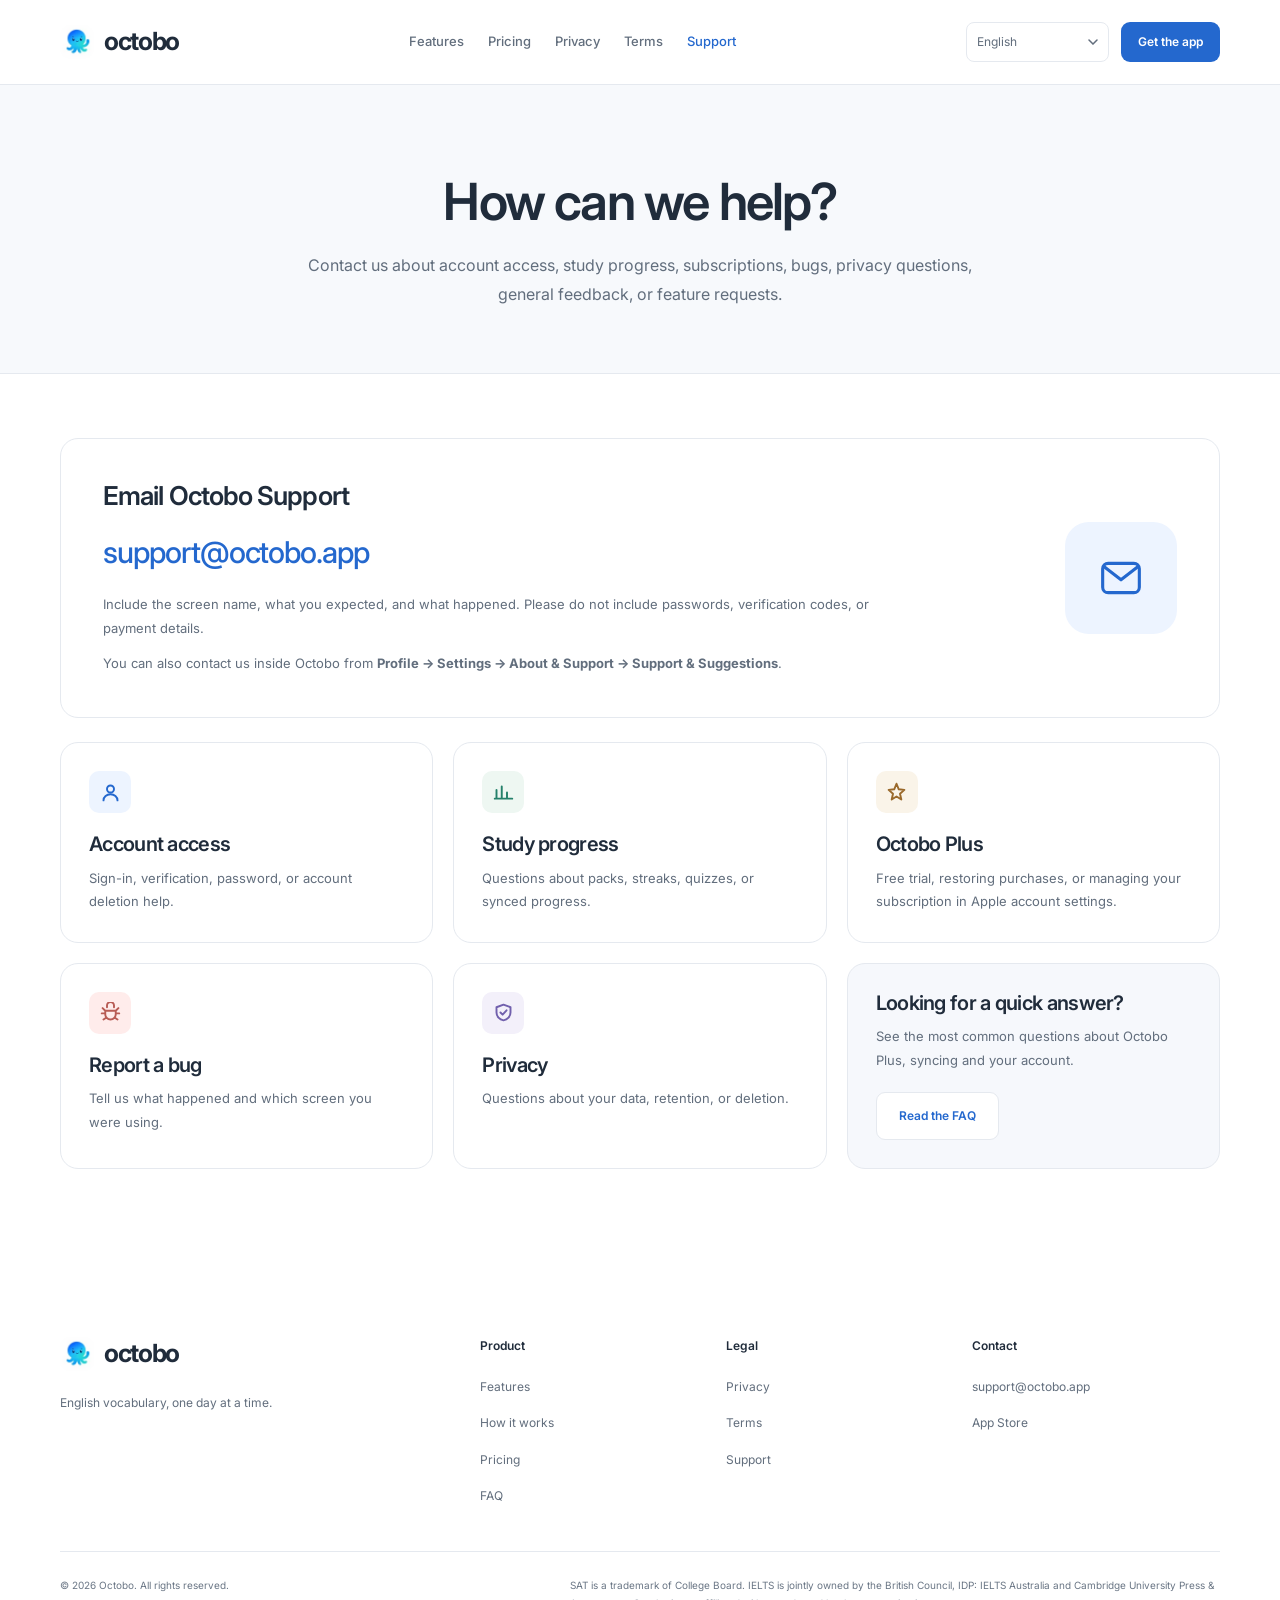
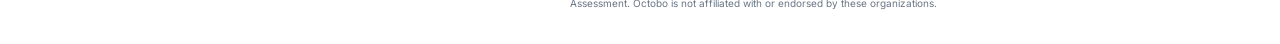
<file: support/index.html>
<!doctype html>
<html lang="en" class="no-js">
<head>
  <meta charset="utf-8">
  <meta name="viewport" content="width=device-width, initial-scale=1, viewport-fit=cover">
  <title>Support — Octobo</title>
  <meta name="description" content="Contact Octobo support for account, study progress, subscription, bug, privacy, and feedback questions." data-i18n-content="support.desc">
  <meta name="theme-color" content="#ffffff">
  <meta name="color-scheme" content="light">
  <link rel="icon" href="../assets/img/icon.png">
  <link rel="apple-touch-icon" href="../assets/img/icon.png">
  <link rel="preconnect" href="https://fonts.googleapis.com">
  <link rel="preconnect" href="https://fonts.gstatic.com" crossorigin>
  <link rel="stylesheet" href="https://fonts.googleapis.com/css2?family=Inter:wght@400;500;600;700;800&display=swap">
  <link rel="stylesheet" href="../assets/styles.css">
</head>
<body data-title-key="support.title">

  <header class="nav">
    <div class="nav-inner">
      <a class="brand" href="../index.html"><img src="../assets/img/icon-72.webp" alt="" width="36" height="36">octobo</a>
      <nav class="nav-links" aria-label="Main">
        <a href="../index.html#features" data-i18n="nav.features">Features</a>
        <a href="../index.html#pricing" data-i18n="nav.pricing">Pricing</a>
        <a href="../privacy/index.html" data-i18n="nav.privacy">Privacy</a>
        <a href="../terms/index.html" data-i18n="nav.terms">Terms</a>
        <a href="../support/index.html" data-i18n="nav.support" aria-current="page">Support</a>
      </nav>
      <div class="nav-end">
        <label><span class="visually-hidden" data-i18n="lang.label">Language</span><select class="lang-select lang-picker" aria-label="Language" data-i18n-label="lang.label"></select></label>
        <a class="btn btn-primary nav-cta" href="https://apps.apple.com/app/id6791548412" data-i18n="nav.getapp">Get the app</a>
        <button class="menu-toggle" type="button" aria-expanded="false" aria-label="Menu" data-i18n-label="nav.menu"><span></span><span></span><span></span></button>
      </div>
    </div>
    <div class="mobile-menu">
      <a href="../index.html" data-i18n="nav.home">Home</a>
      <a href="../index.html#features" data-i18n="nav.features">Features</a>
      <a href="../index.html#pricing" data-i18n="nav.pricing">Pricing</a>
      <a href="../privacy/index.html" data-i18n="nav.privacy">Privacy</a>
      <a href="../terms/index.html" data-i18n="nav.terms">Terms</a>
      <a href="../support/index.html" data-i18n="nav.support" aria-current="page">Support</a>
      <select class="lang-select lang-picker" aria-label="Language" data-i18n-label="lang.label"></select>
      <a class="btn btn-primary" href="https://apps.apple.com/app/id6791548412" data-i18n="nav.getapp">Get the app</a>
    </div>
  </header>

  <main>
    <div class="frame compact">
      <section class="page-hero">
        <h1 class="" data-i18n="support.h1">How can we help?</h1>
        <p class="lede" data-i18n="support.lede">Contact us about account access, study progress, subscriptions, bugs, privacy questions, general feedback, or feature requests.</p>
      </section>
    </div>

    <div class="shell support-grid">
      <section class="mail-card">
        <div>
          <h2 data-i18n="support.box.h">Email Octobo Support</h2>
          <a class="mail" href="mailto:support@octobo.app">support@octobo.app</a>
          <p data-i18n="support.box.p1">Include the screen name, what you expected, and what happened. Please do not include passwords, verification codes, or payment details.</p>
          <p data-i18n="support.box.p2">You can also contact us inside Octobo from <strong>Profile → Settings → About &amp; Support → Support &amp; Suggestions</strong>.</p>
        </div>
        <span class="mail-art" aria-hidden="true"><svg viewBox="0 0 24 24" fill="none" stroke="currentColor" stroke-width="1.7" stroke-linecap="round" stroke-linejoin="round" aria-hidden="true"><rect x="2" y="4" width="20" height="16" rx="3"/><path d="m3 6 9 7 9-7"/></svg></span>
      </section>
      <section class="topics" aria-label="Support topics">
        <div class="topic" style="--tint:var(--sky-soft);--c:var(--sky)">
          <span class="ic"><svg viewBox="0 0 24 24" fill="none" stroke="currentColor" stroke-width="2.2" stroke-linecap="round" stroke-linejoin="round" aria-hidden="true"><circle cx="12" cy="8" r="4"/><path d="M4 21c0-4 3.6-7 8-7s8 3 8 7"/></svg></span>
          <h2 data-i18n="support.c1.h">Account access</h2>
          <p data-i18n="support.c1.p">Sign-in, verification, password, or account deletion help.</p>
        </div>
        <div class="topic" style="--tint:var(--turquoise-soft);--c:var(--turquoise)">
          <span class="ic"><svg viewBox="0 0 24 24" fill="none" stroke="currentColor" stroke-width="2.2" stroke-linecap="round" stroke-linejoin="round" aria-hidden="true"><path d="M4 19V9M10 19V5M16 19v-7M22 19H2"/></svg></span>
          <h2 data-i18n="support.c2.h">Study progress</h2>
          <p data-i18n="support.c2.p">Questions about packs, streaks, quizzes, or synced progress.</p>
        </div>
        <div class="topic" style="--tint:var(--orange-soft);--c:var(--orange)">
          <span class="ic"><svg viewBox="0 0 24 24" fill="none" stroke="currentColor" stroke-width="2.2" stroke-linecap="round" stroke-linejoin="round" aria-hidden="true"><path d="M12 2l2.6 6.3L21 9l-5 4.4L17.5 20 12 16.6 6.5 20 8 13.4 3 9l6.4-.7z"/></svg></span>
          <h2 data-i18n="support.c3.h">Octobo Plus</h2>
          <p data-i18n="support.c3.p">Free trial, restoring purchases, or managing your subscription in Apple account settings.</p>
        </div>
        <div class="topic" style="--tint:rgba(255,96,90,.12);--c:var(--red)">
          <span class="ic"><svg viewBox="0 0 24 24" fill="none" stroke="currentColor" stroke-width="2.2" stroke-linecap="round" stroke-linejoin="round" aria-hidden="true"><path d="M8 6V4a4 4 0 0 1 8 0v2M6 10h12v4a6 6 0 0 1-12 0zM2 13h4M18 13h4M3 7l3 3M21 7l-3 3M4 20l3-2M20 20l-3-2"/></svg></span>
          <h2 data-i18n="support.c4.h">Report a bug</h2>
          <p data-i18n="support.c4.p">Tell us what happened and which screen you were using.</p>
        </div>
        <div class="topic" style="--tint:var(--indigo-soft);--c:var(--indigo)">
          <span class="ic"><svg viewBox="0 0 24 24" fill="none" stroke="currentColor" stroke-width="2.2" stroke-linecap="round" stroke-linejoin="round" aria-hidden="true"><path d="M12 3l8 3v6c0 4.5-3.4 8.3-8 9-4.6-.7-8-4.5-8-9V6z"/><path d="M8.5 12l2.5 2.5 4.5-5"/></svg></span>
          <h2 data-i18n="support.c5.h">Privacy</h2>
          <p data-i18n="support.c5.p">Questions about your data, retention, or deletion.</p>
        </div>
        <div class="topic faq-link">
          <h2 data-i18n="support.faq.h">Looking for a quick answer?</h2>
          <p data-i18n="support.faq.p">See the most common questions about Octobo Plus, syncing and your account.</p>
          <a class="btn" href="../index.html#faq" data-i18n="support.faq.cta">Read the FAQ</a>
        </div>
      </section>
    </div>
  </main>

  <footer class="footer">
    <div class="shell">
      <div class="foot-grid">
        <div>
          <a class="brand" href="../index.html"><img src="../assets/img/icon-72.webp" alt="" width="36" height="36">octobo</a>
          <p data-i18n="foot.tagline">English vocabulary, one day at a time.</p>
        </div>
        <div>
          <h4 data-i18n="foot.product">Product</h4>
          <ul>
            <li><a href="../index.html#features" data-i18n="nav.features">Features</a></li>
            <li><a href="../index.html#how" data-i18n="nav.how">How it works</a></li>
            <li><a href="../index.html#pricing" data-i18n="nav.pricing">Pricing</a></li>
            <li><a href="../index.html#faq" data-i18n="nav.faq">FAQ</a></li>
          </ul>
        </div>
        <div>
          <h4 data-i18n="foot.legal">Legal</h4>
          <ul>
            <li><a href="../privacy/index.html" data-i18n="nav.privacy">Privacy</a></li>
            <li><a href="../terms/index.html" data-i18n="nav.terms">Terms</a></li>
            <li><a href="../support/index.html" data-i18n="nav.support">Support</a></li>
          </ul>
        </div>
        <div>
          <h4 data-i18n="foot.contact">Contact</h4>
          <ul>
            <li><a href="mailto:support@octobo.app">support@octobo.app</a></li>
            <li><a href="https://apps.apple.com/app/id6791548412">App Store</a></li>
          </ul>
        </div>
      </div>
      <div class="foot-bottom">
        <p>© <span data-year>2026</span> Octobo. <span data-i18n="foot.rights">All rights reserved.</span></p>
        <p data-i18n="foot.disclaimer">SAT is a trademark of College Board. IELTS is jointly owned by the British Council, IDP: IELTS Australia and Cambridge University Press &amp; Assessment. Octobo is not affiliated with or endorsed by these organizations.</p>
      </div>
    </div>
  </footer>

  <script src="../assets/strings.js"></script>
  <script src="../assets/pack-strings.js"></script>
  <script src="../assets/i18n.js"></script>
  <script src="../assets/site.js"></script>
</body>
</html>
</file>
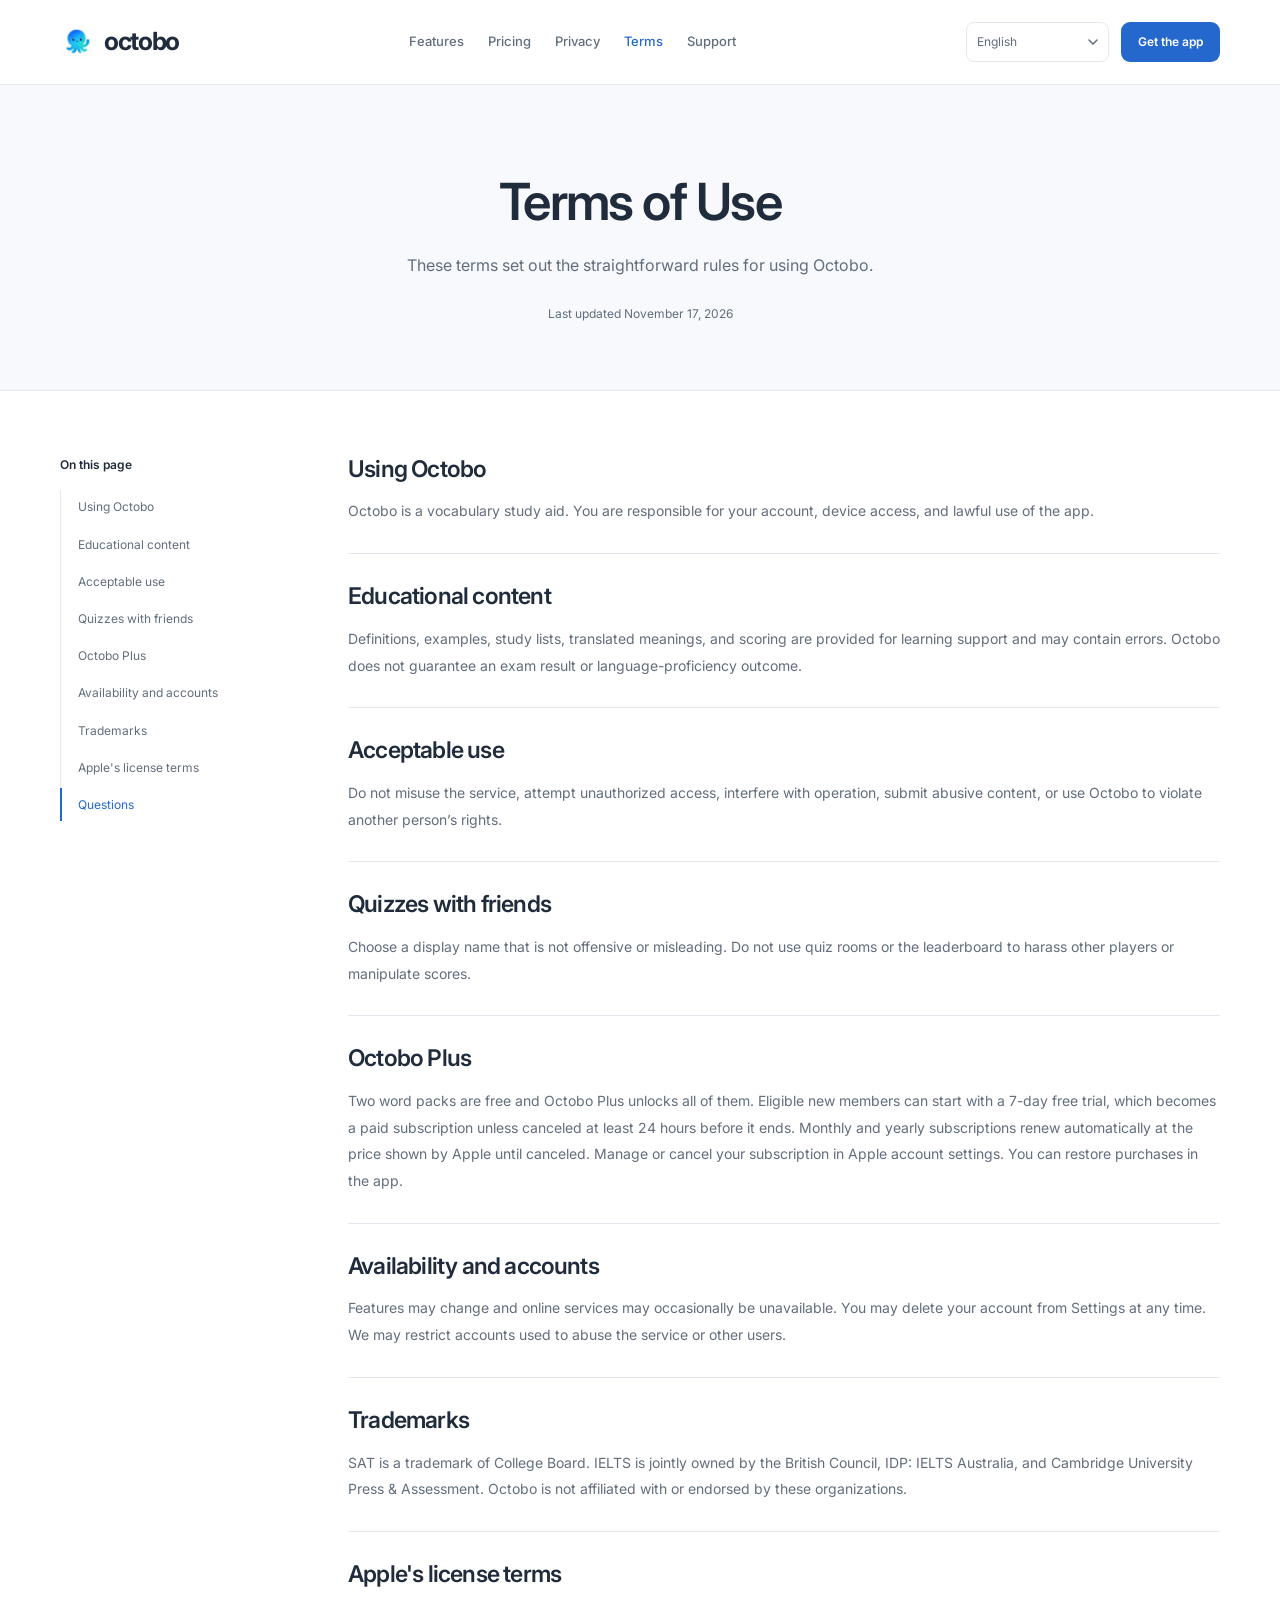
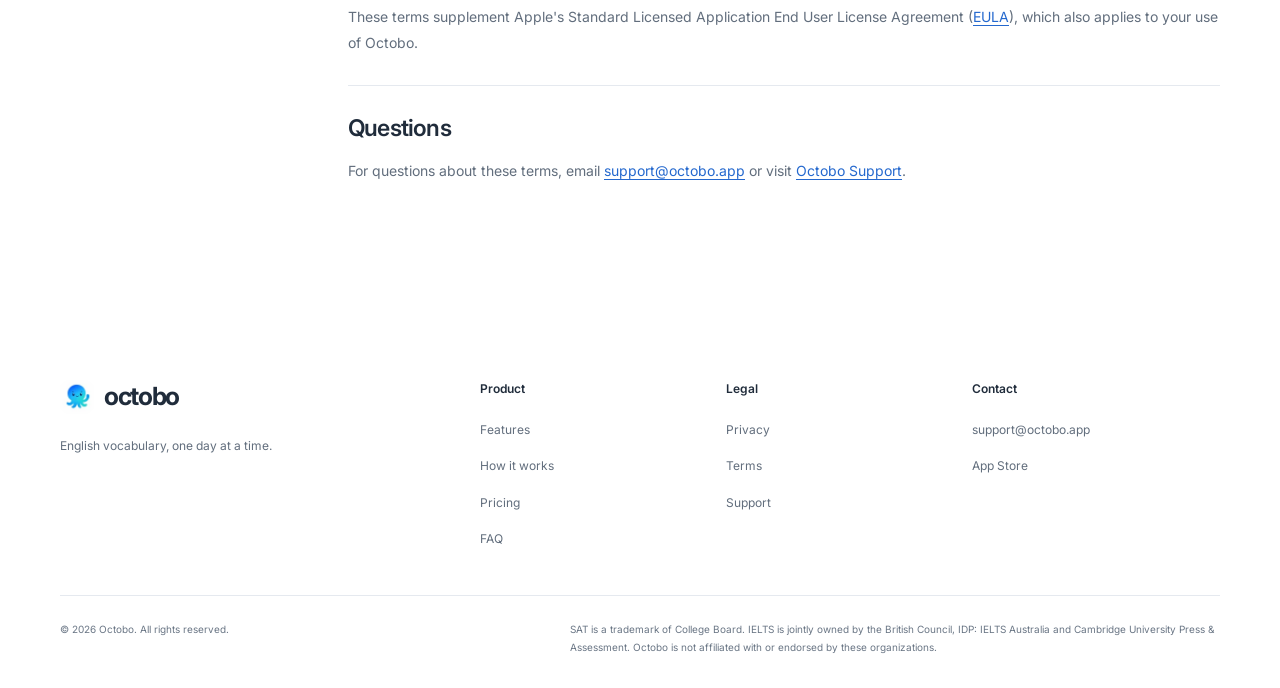
<file: terms/index.html>
<!doctype html>
<html lang="en" class="no-js">
<head>
  <meta charset="utf-8">
  <meta name="viewport" content="width=device-width, initial-scale=1, viewport-fit=cover">
  <title>Terms of Use — Octobo</title>
  <meta name="description" content="Terms for using the Octobo vocabulary learning app." data-i18n-content="terms.desc">
  <meta name="theme-color" content="#ffffff">
  <meta name="color-scheme" content="light">
  <link rel="icon" href="../assets/img/icon.png">
  <link rel="apple-touch-icon" href="../assets/img/icon.png">
  <link rel="preconnect" href="https://fonts.googleapis.com">
  <link rel="preconnect" href="https://fonts.gstatic.com" crossorigin>
  <link rel="stylesheet" href="https://fonts.googleapis.com/css2?family=Inter:wght@400;500;600;700;800&display=swap">
  <link rel="stylesheet" href="../assets/styles.css">
</head>
<body data-title-key="terms.title">

  <header class="nav">
    <div class="nav-inner">
      <a class="brand" href="../index.html"><img src="../assets/img/icon-72.webp" alt="" width="36" height="36">octobo</a>
      <nav class="nav-links" aria-label="Main">
        <a href="../index.html#features" data-i18n="nav.features">Features</a>
        <a href="../index.html#pricing" data-i18n="nav.pricing">Pricing</a>
        <a href="../privacy/index.html" data-i18n="nav.privacy">Privacy</a>
        <a href="../terms/index.html" data-i18n="nav.terms" aria-current="page">Terms</a>
        <a href="../support/index.html" data-i18n="nav.support">Support</a>
      </nav>
      <div class="nav-end">
        <label><span class="visually-hidden" data-i18n="lang.label">Language</span><select class="lang-select lang-picker" aria-label="Language" data-i18n-label="lang.label"></select></label>
        <a class="btn btn-primary nav-cta" href="https://apps.apple.com/app/id6791548412" data-i18n="nav.getapp">Get the app</a>
        <button class="menu-toggle" type="button" aria-expanded="false" aria-label="Menu" data-i18n-label="nav.menu"><span></span><span></span><span></span></button>
      </div>
    </div>
    <div class="mobile-menu">
      <a href="../index.html" data-i18n="nav.home">Home</a>
      <a href="../index.html#features" data-i18n="nav.features">Features</a>
      <a href="../index.html#pricing" data-i18n="nav.pricing">Pricing</a>
      <a href="../privacy/index.html" data-i18n="nav.privacy">Privacy</a>
      <a href="../terms/index.html" data-i18n="nav.terms" aria-current="page">Terms</a>
      <a href="../support/index.html" data-i18n="nav.support">Support</a>
      <select class="lang-select lang-picker" aria-label="Language" data-i18n-label="lang.label"></select>
      <a class="btn btn-primary" href="https://apps.apple.com/app/id6791548412" data-i18n="nav.getapp">Get the app</a>
    </div>
  </header>

  <main>
    <div class="frame compact">
      <section class="page-hero">
        <h1 class="" data-i18n="terms.h1">Terms of Use</h1>
        <p class="lede" data-i18n="terms.lede">These terms set out the straightforward rules for using Octobo.</p>
        <span class="updated" data-i18n="terms.updated">Last updated November 17, 2026</span>
      </section>
    </div>

    <div class="shell legal-grid">
      <aside class="toc">
        <h4 data-i18n="legal.toc">On this page</h4>
        <ol>
          <li><a href="#s1" data-i18n="t.s1.h">Using Octobo</a></li>
          <li><a href="#s2" data-i18n="t.s2.h">Educational content</a></li>
          <li><a href="#s3" data-i18n="t.s3.h">Acceptable use</a></li>
          <li><a href="#s4" data-i18n="t.s4.h">Quizzes with friends</a></li>
          <li><a href="#s5" data-i18n="t.s5.h">Octobo Plus</a></li>
          <li><a href="#s6" data-i18n="t.s6.h">Availability and accounts</a></li>
          <li><a href="#s7" data-i18n="t.s7.h">Trademarks</a></li>
          <li><a href="#s9" data-i18n="t.s9.h">Apple's license terms</a></li>
          <li><a href="#s8" data-i18n="t.s8.h">Questions</a></li>
        </ol>
      </aside>
      <article class="doc">
        <section id="s1"><h2 data-i18n="t.s1.h">Using Octobo</h2><p data-i18n="t.s1.p">Octobo is a vocabulary study aid. You are responsible for your account, device access, and lawful use of the app.</p></section>
        <section id="s2"><h2 data-i18n="t.s2.h">Educational content</h2><p data-i18n="t.s2.p">Definitions, examples, study lists, translated meanings, and scoring are provided for learning support and may contain errors. Octobo does not guarantee an exam result or language-proficiency outcome.</p></section>
        <section id="s3"><h2 data-i18n="t.s3.h">Acceptable use</h2><p data-i18n="t.s3.p">Do not misuse the service, attempt unauthorized access, interfere with operation, submit abusive content, or use Octobo to violate another person’s rights.</p></section>
        <section id="s4"><h2 data-i18n="t.s4.h">Quizzes with friends</h2><p data-i18n="t.s4.p">Choose a display name that is not offensive or misleading. Do not use quiz rooms or the leaderboard to harass other players or manipulate scores.</p></section>
        <section id="s5"><h2 data-i18n="t.s5.h">Octobo Plus</h2><p data-i18n="t.s5.p">Two word packs are free and Octobo Plus unlocks all of them. Eligible new members can start with a 7-day free trial, which becomes a paid subscription unless canceled at least 24 hours before it ends. Monthly and yearly subscriptions renew automatically at the price shown by Apple until canceled. Manage or cancel your subscription in Apple account settings. You can restore purchases in the app.</p></section>
        <section id="s6"><h2 data-i18n="t.s6.h">Availability and accounts</h2><p data-i18n="t.s6.p">Features may change and online services may occasionally be unavailable. You may delete your account from Settings at any time. We may restrict accounts used to abuse the service or other users.</p></section>
        <section id="s7"><h2 data-i18n="t.s7.h">Trademarks</h2><p data-i18n="t.s7.p">SAT is a trademark of College Board. IELTS is jointly owned by the British Council, IDP: IELTS Australia, and Cambridge University Press &amp; Assessment. Octobo is not affiliated with or endorsed by these organizations.</p></section>
        <section id="s9"><h2 data-i18n="t.s9.h">Apple's license terms</h2><p data-i18n="t.s9.p">These terms supplement Apple's Standard Licensed Application End User License Agreement (<a href="https://www.apple.com/legal/internet-services/itunes/dev/stdeula/">EULA</a>), which also applies to your use of Octobo.</p></section>
        <section id="s8"><h2 data-i18n="t.s8.h">Questions</h2><p data-i18n="t.s8.p">For questions about these terms, email <a href="mailto:support@octobo.app">support@octobo.app</a> or visit <a href="../support/index.html">Octobo Support</a>.</p></section>
      </article>
    </div>
  </main>

  <footer class="footer">
    <div class="shell">
      <div class="foot-grid">
        <div>
          <a class="brand" href="../index.html"><img src="../assets/img/icon-72.webp" alt="" width="36" height="36">octobo</a>
          <p data-i18n="foot.tagline">English vocabulary, one day at a time.</p>
        </div>
        <div>
          <h4 data-i18n="foot.product">Product</h4>
          <ul>
            <li><a href="../index.html#features" data-i18n="nav.features">Features</a></li>
            <li><a href="../index.html#how" data-i18n="nav.how">How it works</a></li>
            <li><a href="../index.html#pricing" data-i18n="nav.pricing">Pricing</a></li>
            <li><a href="../index.html#faq" data-i18n="nav.faq">FAQ</a></li>
          </ul>
        </div>
        <div>
          <h4 data-i18n="foot.legal">Legal</h4>
          <ul>
            <li><a href="../privacy/index.html" data-i18n="nav.privacy">Privacy</a></li>
            <li><a href="../terms/index.html" data-i18n="nav.terms">Terms</a></li>
            <li><a href="../support/index.html" data-i18n="nav.support">Support</a></li>
          </ul>
        </div>
        <div>
          <h4 data-i18n="foot.contact">Contact</h4>
          <ul>
            <li><a href="mailto:support@octobo.app">support@octobo.app</a></li>
            <li><a href="https://apps.apple.com/app/id6791548412">App Store</a></li>
          </ul>
        </div>
      </div>
      <div class="foot-bottom">
        <p>© <span data-year>2026</span> Octobo. <span data-i18n="foot.rights">All rights reserved.</span></p>
        <p data-i18n="foot.disclaimer">SAT is a trademark of College Board. IELTS is jointly owned by the British Council, IDP: IELTS Australia and Cambridge University Press &amp; Assessment. Octobo is not affiliated with or endorsed by these organizations.</p>
      </div>
    </div>
  </footer>

  <script src="../assets/strings.js"></script>
  <script src="../assets/pack-strings.js"></script>
  <script src="../assets/i18n.js"></script>
  <script src="../assets/site.js"></script>
</body>
</html>
</file>
<file: assets/styles.css>
/* Octobo web: a light, restrained system, independent of the device theme. */
:root {
  color-scheme: only light;
  --sky: #2468ce;
  --sky-deep: #1b54ab;
  --sky-soft: #edf4ff;
  --turquoise: #25816b;
  --turquoise-soft: #eef7f2;
  --indigo: #7160ad;
  --indigo-soft: #f3f0fa;
  --orange: #9a692b;
  --orange-soft: #faf4e9;
  --yellow: #faf4e9;
  --green: #25816b;
  --red: #b85c55;
  --navy: #202c3b;
  --bg: #fff;
  --surface: #fff;
  --surface-2: #f6f8fa;
  --ink: #202c3b;
  --muted: #626e7d;
  --line: #e5e9ef;
  --shadow: 0 20px 50px -24px rgb(32 44 59 / 16%);
  --shadow-sm: 0 6px 18px -10px rgb(32 44 59 / 10%);
  --radius-xl: 24px;
  --radius-lg: 18px;
  --radius-md: 12px;
  --radius-sm: 8px;
  --shell: 1160px;
  --font: "Inter", -apple-system, BlinkMacSystemFont, "Segoe UI", sans-serif;
}
* { box-sizing: border-box; }
html { scroll-behavior: smooth; scroll-padding-top: 108px; -webkit-text-size-adjust: 100%; }
body { margin: 0; background: var(--bg); color: var(--ink); font-family: var(--font); font-size: 16px; line-height: 1.65; -webkit-font-smoothing: antialiased; }
img { display: block; max-width: 100%; height: auto; }
a { color: inherit; }
button, select { font: inherit; }
button { cursor: pointer; }
h1, h2, h3, h4, p { margin: 0; }
h1, h2, h3 { line-height: 1.18; letter-spacing: -.035em; font-weight: 600; text-wrap: balance; }
button, a, select, summary { -webkit-tap-highlight-color: transparent; }
:focus-visible { outline: 3px solid var(--sky); outline-offset: 5px; }
[hidden] { display: none !important; }
.shell { width: min(var(--shell), calc(100% - 64px)); margin-inline: auto; }
.visually-hidden { position: absolute; width: 1px; height: 1px; overflow: hidden; clip-path: inset(50%); white-space: nowrap; }
svg { flex: none; }

/* Navigation */
.nav { position: sticky; top: 0; z-index: 50; background: rgb(255 255 255 / 96%); border-bottom: 1px solid var(--line); backdrop-filter: blur(16px); }
.nav-inner { width: min(var(--shell), calc(100% - 64px)); min-height: 84px; margin-inline: auto; display: flex; align-items: center; justify-content: space-between; gap: 22px; }
.brand { display: inline-flex; align-items: center; gap: 10px; font-size: 25px; font-weight: 700; letter-spacing: -.055em; text-decoration: none; }
.brand img { width: 34px; height: 34px; border-radius: 10px; }
.nav-links { display: flex; gap: 24px; align-items: center; }
.nav-links a { color: var(--muted); font-size: 13px; font-weight: 500; text-decoration: none; transition: color .2s; }
.nav-links a:hover, .nav-links a[aria-current="page"] { color: var(--sky); }
.nav-end { display: flex; align-items: center; gap: 12px; }
.lang-select { height: 40px; max-width: 150px; padding: 0 30px 0 10px; border: 1px solid var(--line); border-radius: var(--radius-sm); background: #fff url("data:image/svg+xml,%3Csvg xmlns='http://www.w3.org/2000/svg' width='10' height='6'%3E%3Cpath d='m1 1 4 4 4-4' fill='none' stroke='%23626e7d' stroke-width='1.5' stroke-linecap='round'/%3E%3C/svg%3E") no-repeat right 10px center; color: var(--muted); font-size: 12px; appearance: none; cursor: pointer; }
.menu-toggle { display: none; width: 42px; height: 42px; background: var(--surface-2); color: var(--ink); border: 1px solid var(--line); border-radius: var(--radius-sm); }
.menu-toggle span { display: block; width: 18px; height: 1.5px; margin: 4px auto; background: currentColor; transition: transform .2s, opacity .2s; }
.nav.open .menu-toggle span:nth-child(1) { transform: translateY(5.5px) rotate(45deg); }
.nav.open .menu-toggle span:nth-child(2) { opacity: 0; }
.nav.open .menu-toggle span:nth-child(3) { transform: translateY(-5.5px) rotate(-45deg); }
.mobile-menu { display: none; position: absolute; top: 100%; left: 0; right: 0; padding: 20px 32px 28px; background: #fff; border-bottom: 1px solid var(--line); box-shadow: var(--shadow); }
.nav.open .mobile-menu { display: grid; gap: 4px; }
.mobile-menu a { padding: 10px 0; font-size: 15px; text-decoration: none; }
.mobile-menu .lang-select { width: 100%; max-width: none; margin-block: 10px; }
.mobile-menu .btn { margin-top: 6px; }

/* Controls */
.btn { display: inline-flex; align-items: center; justify-content: center; gap: 10px; min-height: 48px; padding: 12px 22px; border: 1px solid transparent; border-radius: 9px; font-size: 14px; font-weight: 600; line-height: 1.4; text-align: center; text-decoration: none; transition: background .2s, border-color .2s; }
.btn-primary, .btn-dark { background: var(--sky); color: #fff; }
.btn-primary:hover, .btn-dark:hover { background: var(--sky-deep); }
.btn-ghost, .btn-glass { background: #fff; color: var(--ink); border-color: var(--line); }
.btn-ghost:hover, .btn-glass:hover { background: var(--surface-2); border-color: #ccd5df; }
.nav .btn { min-height: 40px; padding: 10px 16px; font-size: 12px; }
.btn svg, .text-link svg { width: 18px; height: 18px; }
.text-link { display: inline-flex; align-items: center; gap: 12px; font-size: 14px; font-weight: 500; text-decoration: none; }
.text-link:hover { color: var(--sky); }
.text-link svg { transition: transform .2s; }
.text-link:hover svg { transform: translateX(3px); }
.store-btn { display: inline-flex; align-items: center; justify-content: center; gap: 10px; min-height: 56px; padding: 10px 20px; background: #202c3b; color: #fff; border: 1px solid #202c3b; border-radius: 10px; text-decoration: none; transition: background .2s; }
.store-btn:hover { background: #344253; }
.store-btn > svg { width: 25px; height: 25px; fill: currentColor; }
.store-btn > span { display: flex; flex-direction: column; line-height: 1.15; text-align: left; }
.store-btn small { font-size: 10px; font-weight: 400; }
.store-btn strong { font-size: 19px; font-weight: 600; letter-spacing: -.025em; }

/* The original Octobo blue welcome, with room for the mascot. */
.frame { background: #f6f9fc; color: var(--ink); }
.home .nav { position: fixed; inset: 12px 12px auto; color: #fff; background: transparent; border: 0; border-radius: 24px 24px 0 0; backdrop-filter: none; transition: background .25s, color .25s, box-shadow .25s; }
.home .nav:not(.scrolled):not(.open) .nav-links a { color: rgb(255 255 255 / 88%); }
.home .nav:not(.scrolled):not(.open) .nav-links a:hover { color: #fff; }
.home .nav:not(.scrolled):not(.open) .nav-cta { background: #fff; color: #126ac4; }
.home .nav:not(.scrolled):not(.open) .lang-select { background-color: rgb(255 255 255 / 94%); }
.home .nav:not(.scrolled):not(.open) .menu-toggle { background: rgb(255 255 255 / 15%); color: #fff; border-color: rgb(255 255 255 / 30%); }
.home .nav.scrolled, .home .nav.open { background: rgb(255 255 255 / 97%); color: var(--ink); box-shadow: 0 5px 24px rgb(30 62 100 / 8%); border-radius: 18px; }
.hero-frame { position: relative; overflow: hidden; isolation: isolate; margin: 12px; border-radius: 28px; color: #fff; background: radial-gradient(120% 70% at 50% 110%, rgb(255 255 255 / 55%), transparent 55%), radial-gradient(60% 50% at 85% 15%, rgb(112 109 250 / 35%), transparent 70%), radial-gradient(55% 45% at 10% 30%, rgb(0 184 170 / 30%), transparent 70%), linear-gradient(180deg, #0a6fd6, #1594ec 38%, #1cb0f6 70%, #7fd6fb); }
.hero-frame::after { content: ""; position: absolute; inset: -20%; z-index: -1; pointer-events: none; background: repeating-linear-gradient(115deg, transparent 0 60px, rgb(255 255 255 / 5%) 60px 120px); animation: rays 18s linear infinite; mask-image: linear-gradient(#000, transparent 70%); }
@keyframes rays { to { transform: translateX(120px); } }
.bubbles { position: absolute; inset: 0; z-index: -1; pointer-events: none; }
.bubbles i { position: absolute; bottom: -60px; border-radius: 50%; background: radial-gradient(circle at 30% 30%, rgb(255 255 255 / 70%), rgb(255 255 255 / 10%) 45%, rgb(255 255 255 / 3%) 70%); box-shadow: inset 0 0 0 1px rgb(255 255 255 / 35%); animation: rise linear infinite; }
@keyframes rise { 0% { transform: translate(0, 0); opacity: 0; } 10% { opacity: .7; } 50% { transform: translate(18px, -50vh); } 100% { transform: translate(-12px, -110vh); opacity: 0; } }
.hero { min-height: max(820px, calc(100svh - 24px)); display: flex; flex-direction: column; align-items: center; padding: 130px 24px 0; text-align: center; }
.hero-copy { display: flex; flex-direction: column; align-items: center; position: relative; z-index: 2; margin-bottom: 56px; }
.hero h1 { max-width: 1080px; font-family: "Nunito", var(--font); font-size: clamp(56px, 7.3vw, 104px); font-weight: 800; letter-spacing: -.045em; line-height: 1; }
.hero h1 .soft { color: rgb(255 255 255 / 75%); }
.hero .lede { max-width: 630px; margin-top: 24px; color: rgb(255 255 255 / 92%); font-size: clamp(16px, 1.4vw, 19px); line-height: 1.65; }
.hero-actions { display: flex; flex-wrap: wrap; align-items: center; justify-content: center; gap: 12px; margin-top: 28px; }
.hero-actions .store-btn { background: #000; border-color: #000; color: #fff; }
.hero-actions .store-btn:hover { background: #222; }
.hero-actions .btn-glass { min-height: 56px; padding-inline: 24px; background: rgb(255 255 255 / 12%); border-color: rgb(255 255 255 / 35%); color: #fff; border-radius: 10px; }
.hero-actions .btn-glass:hover { background: rgb(255 255 255 / 22%); }
.hero-stage { position: relative; width: min(980px, 100%); height: 540px; min-height: 540px; margin-top: auto; }
.hero-mascot { position: absolute; left: 50%; bottom: -60px; width: 420px; max-width: 78vw; transform: translateX(-50%); filter: drop-shadow(0 30px 40px rgb(5 50 120 / 20%)); animation: bob 6s ease-in-out infinite; }
@keyframes bob { 0%, 100% { translate: 0 0; } 50% { translate: 0 -14px; } }
/* Photo cards on a slowly spinning 3D ring, seen from slightly below so the ends curve down. */
.photo-arc { --w: 186px; --r: 860px; --step: 15deg; position: absolute; top: 0; left: 50%; width: var(--w); height: calc(var(--w) * 1.25); margin-left: calc(var(--w) / -2); perspective: 1100px; perspective-origin: 50% 170%; pointer-events: none; }
.photo-ring { position: absolute; inset: 0; transform-style: preserve-3d; transform: translateZ(calc(var(--r) * -1)); animation: spin 120s linear infinite; }
@keyframes spin { from { transform: translateZ(calc(var(--r) * -1)) rotateY(0deg); } to { transform: translateZ(calc(var(--r) * -1)) rotateY(-360deg); } }
.photo-card { position: absolute; inset: 0; margin: 0; overflow: hidden; border: 3px solid #fff; border-radius: 16px; background: #cfe6fb; box-shadow: 0 22px 40px -18px rgb(5 40 100 / 45%); backface-visibility: hidden; transform: rotateY(calc(var(--i) * var(--step))) translateZ(var(--r)); }
.photo-card img { display: block; width: 100%; height: 100%; object-fit: cover; }
.photo-card figcaption::first-letter { text-transform: uppercase; }
.photo-card figcaption { position: absolute; left: 10px; bottom: 10px; padding: 4px 10px; border-radius: 999px; background: rgb(255 255 255 / 92%); color: var(--navy); font-size: 12px; font-weight: 700; letter-spacing: -.01em; }

/* Pack icon tiles and tone colours. */
.pack-icon { display: inline-grid; place-items: center; flex: none; width: 40px; height: 40px; border-radius: 10px; background: var(--tint, var(--sky-soft)); color: var(--tone, var(--sky)); }
.pack-icon svg { width: 21px; height: 21px; }
.tone-blue { --tone: #346fae; --tint: #edf4fc; }
.tone-sage { --tone: #4e806e; --tint: #eff6f1; }
.tone-slate { --tone: #5d748b; --tint: #f0f4f7; }
.tone-violet { --tone: #7b69a3; --tint: #f4f1f9; }
.tone-sand { --tone: #a07945; --tint: #faf5ed; }

/* Shared section rhythm */
section { position: relative; }
.section { padding-block: 100px; }
.pricing-section { padding-top: 0; }
.section-head { display: flex; align-items: flex-end; justify-content: space-between; gap: 40px; margin-bottom: 38px; }
.section-head > div { max-width: 800px; }
.section-head > .btn { flex: none; }
.section-head.center { justify-content: center; text-align: center; }
.h2 { font-size: clamp(34px, 4vw, 56px); letter-spacing: -.05em; line-height: 1.1; }
.sub { max-width: 600px; margin-top: 16px; color: var(--muted); font-size: 15px; line-height: 1.8; }
.section-head.center .sub { margin-inline: auto; }

/* Product features */
/* Three compact illustrated features, with supporting cards directly below. */
.features-section { padding-bottom: 90px; }
.feature-intro { margin-bottom: 28px; }
.feature-intro .sub { max-width: 610px; font-size: 17px; }
.habit-card { display: flex; align-items: center; justify-content: space-between; gap: 12px; position: relative; overflow: hidden; width: min(440px, 100%); min-height: 132px; margin: 0 auto 40px; padding: 24px 20px 24px 28px; border-radius: 22px; background: linear-gradient(115deg, #0877de, #24b1ed); color: #fff; }
.habit-card > div { position: relative; z-index: 1; max-width: 255px; }
.habit-card h3 { font-size: 23px; letter-spacing: -.035em; }
.habit-card p { margin-top: 7px; font-size: 13px; line-height: 1.6; color: rgb(255 255 255 / 92%); }
.habit-card img { flex: none; width: 130px; margin: -18px -20px -30px -10px; rotate: -9deg; }
.feature-stories { display: grid; grid-template-columns: repeat(3, minmax(0, 1fr)); gap: 20px; }
.feature-story { position: relative; min-width: 0; overflow: hidden; border-radius: 22px; }
.story-blue { background: #edf6ff; }
.story-mint { background: #edfaf6; }
.story-warm { background: #fff8eb; }
.story-grid { display: flex; flex-direction: column; height: 100%; padding: 24px; }
.story-copy { position: relative; z-index: 1; width: 100%; }
.story-copy h3 { min-height: 2.5em; font-size: 22px; font-weight: 600; line-height: 1.25; letter-spacing: -.035em; }
.story-copy p { margin-top: 10px; font-size: 13px; line-height: 1.75; color: #5c7088; }
.story-art { position: relative; order: -1; display: grid; place-items: center; flex: none; width: 200px; height: 180px; max-width: 100%; margin: 0 auto 22px; }
.story-art::before { content: ""; position: absolute; width: 82%; aspect-ratio: 1; border-radius: 50%; border: 1px solid rgb(30 130 220 / 10%); box-shadow: 0 0 0 16px rgb(255 255 255 / 22%); }
.story-art img { position: relative; width: 100%; height: 100%; object-fit: contain; }
.story-mint .story-art::before { border-color: rgb(30 150 110 / 10%); }
.story-warm .story-art::before { border-color: rgb(220 150 30 / 10%); }
.features-section .cards-2 { margin-top: 20px; }

.cards-2 { display: grid; grid-template-columns: 1fr 1fr; gap: 20px; margin-top: 20px; }
.wide-card { display: grid; grid-template-columns: 1fr .64fr; gap: 28px; min-width: 0; overflow: hidden; padding: 32px 0 0 32px; border-radius: var(--radius-lg); border: 1px solid #e2ebf6; background: #f2f6fc; }
.wide-card .copy { padding-bottom: 32px; align-self: center; }
.wide-card .tag { display: inline-flex; align-items: center; gap: 7px; color: var(--sky); font-size: 10px; font-weight: 600; letter-spacing: .04em; }
.wide-card .tag::before { content: ""; width: 6px; height: 6px; border-radius: 50%; background: #4b9a7e; }
.wide-card h3 { margin-top: 0; font-size: 25px; }
.wide-card p { margin-top: 14px; color: var(--muted); font-size: 13px; line-height: 1.8; }
.phone { position: relative; overflow: hidden; border: 1px solid #d9e1ec; border-radius: 24px; box-shadow: var(--shadow); }
.phone img { display: block; width: 100%; aspect-ratio: 1290 / 1960; object-fit: cover; object-position: center bottom; }
.wide-card .phone { align-self: end; margin: 0 20px -38px 0; border-radius: 16px; }
.trust-card { display: flex; flex-direction: column; padding: 32px; border: 1px solid var(--line); border-radius: var(--radius-lg); }
.shield { display: grid; place-items: center; width: 40px; height: 40px; border-radius: 10px; color: var(--turquoise); background: var(--turquoise-soft); }
.shield svg { width: 21px; height: 21px; }
.trust-card h3 { margin-top: 18px; font-size: 22px; }
.trust-card p { margin-top: 10px; color: var(--muted); font-size: 13px; }
.checks { display: grid; gap: 9px; margin: 24px 0 0; padding: 0; list-style: none; }
.checks li { display: flex; align-items: center; gap: 9px; color: var(--muted); font-size: 12px; }
.checks li::before, .price li::before { content: ""; flex: none; width: 16px; height: 16px; background: url("data:image/svg+xml,%3Csvg xmlns='http://www.w3.org/2000/svg' viewBox='0 0 24 24'%3E%3Cpath d='m5 12 4 4L19 6' fill='none' stroke='%2325816b' stroke-width='2' stroke-linecap='round' stroke-linejoin='round'/%3E%3C/svg%3E") center / 16px no-repeat; }

/* Four steps side by side, each screen paired with its explanation. */
.how { background: #f7f9fb; border-block: 1px solid var(--line); }
.journey { display: grid; grid-template-columns: repeat(4, 1fr); gap: 18px; margin-block: 0; padding: 0; list-style: none; counter-reset: none; }
.journey-step { display: flex; flex-direction: column; min-width: 0; overflow: hidden; border: 1px solid var(--line); border-radius: var(--radius-lg); background: #fff; }
.journey-shot { display: flex; justify-content: center; height: 300px; padding: 26px 26px 0; overflow: hidden; background: var(--tint, var(--sky-soft)); }
.journey-shot .phone { width: 100%; max-width: 190px; align-self: flex-start; border-radius: 20px; }
.journey-copy { padding: 22px 22px 26px; border-top: 1px solid var(--line); }
.journey-copy h3 { font-size: 16px; font-weight: 600; letter-spacing: -.02em; line-height: 1.35; }
.journey-copy p { margin-top: 8px; color: var(--muted); font-size: 12px; line-height: 1.7; }

/* Word packs */
.packs-grid { display: grid; grid-template-columns: repeat(4, 1fr); gap: 16px; }
.pack-card { display: flex; flex-direction: column; gap: 32px; padding: 24px; min-height: 204px; background: #fff; border: 1px solid var(--line); border-radius: var(--radius-lg); scroll-margin-top: 110px; transition: border-color .2s, box-shadow .2s; }
.pack-card:hover, .pack-card:target { border-color: #bdcfe6; box-shadow: var(--shadow-sm); }
.pack-card:target { outline: 2px solid #d8e6fa; outline-offset: 3px; }
.pack-card-top { display: flex; justify-content: space-between; align-items: center; gap: 10px; }
.pack-card .pack-icon { width: 46px; height: 46px; border-radius: 12px; }
.pack-card .pack-icon svg { width: 23px; height: 23px; }
.pack-card .badge { color: var(--turquoise); background: var(--turquoise-soft); padding: 3px 7px; border-radius: 5px; font-size: 10px; font-weight: 500; }
.pack-card .meta { margin-top: auto; }
.pack-card h3 { max-width: 210px; font-size: 17px; font-weight: 600; line-height: 1.35; letter-spacing: -.025em; }
.pack-card .count { display: block; margin-top: 7px; color: var(--muted); font-size: 12px; }
.pack-card.more { background: #f7f9fc; }
.packs-mobile-copy { display: none; }
.pack-card.more p { margin-top: 8px; color: var(--muted); font-size: 12px; line-height: 1.7; }

/* Plans */
.price-grid { display: grid; grid-template-columns: 1fr 1fr; gap: 24px; max-width: 940px; margin-inline: auto; }
.price { position: relative; display: flex; flex-direction: column; min-width: 0; padding: 34px; border: 1px solid var(--line); border-radius: var(--radius-lg); background: #fff; }
.price .name { color: var(--muted); font-size: 13px; font-weight: 600; }
.price .amount { margin-top: 17px; font-size: clamp(28px, 2.5vw, 36px); font-weight: 600; letter-spacing: -.045em; line-height: 1.25; }
.price .note { max-width: 360px; margin-top: 12px; color: var(--muted); font-size: 12px; }
.price ul { display: grid; gap: 13px; margin: 26px 0 30px; padding: 24px 0 0; border-top: 1px solid var(--line); list-style: none; }
.price li { display: flex; gap: 10px; color: #526072; font-size: 13px; line-height: 1.7; }
.price li::before { margin-top: 3px; }
.price .btn { width: 100%; margin-top: auto; }
.price.plus { background: #f8faff; border-color: #b9d0ef; }
.price.plus .name { color: var(--sky); }
.price.plus .btn { background: var(--sky); color: #fff; }
.price.plus .btn:hover { background: var(--sky-deep); }
.price .ribbon { align-self: flex-start; position: absolute; top: 27px; right: 24px; padding: 4px 8px; border-radius: 5px; color: var(--sky); background: #e9f1fe; font-size: 10px; font-weight: 500; }
.fine { max-width: 730px; margin: 24px auto 0; color: var(--muted); text-align: center; font-size: 11px; line-height: 1.8; }
.fine a { color: var(--sky); text-underline-offset: 3px; }

/* Questions */
#faq { border-top: 1px solid var(--line); }
.faq-grid { display: grid; grid-template-columns: .8fr 1.2fr; gap: 90px; align-items: start; }
.faq-side .btn { margin-top: 26px; }
.faq-list { display: grid; gap: 0; border-top: 1px solid var(--line); }
.faq-item { border-bottom: 1px solid var(--line); }
.faq-item summary { display: flex; align-items: center; justify-content: space-between; gap: 24px; padding: 21px 0; font-size: 14px; font-weight: 500; cursor: pointer; list-style: none; }
.faq-item summary::-webkit-details-marker { display: none; }
.faq-item.is-animating { overflow: hidden; }
.faq-item summary::after { content: "+"; flex: none; color: #7b8795; font-size: 23px; font-weight: 400; line-height: 1; transition: transform .52s cubic-bezier(.4, 0, .2, 1); }
.faq-item[open]:not(.is-closing) summary::after { transform: rotate(45deg); }
.faq-item p { transition: opacity .52s ease; }
.faq-item.is-closing p { opacity: 0; }
.faq-item p { padding: 0 28px 24px 0; color: var(--muted); font-size: 13px; line-height: 1.8; }

/* Closing invitation and a quiet, light footer. */
.cta-frame { position: relative; overflow: hidden; isolation: isolate; margin: 12px; border-radius: 28px; background: #edf6ff; }
.cta { position: relative; display: flex; flex-direction: column; justify-content: center; align-items: flex-start; min-height: 440px; padding-block: 70px; padding-right: 35%; }
.cta h2 { max-width: 680px; font-size: clamp(36px, 4.5vw, 64px); letter-spacing: -.05em; }
.cta p { max-width: 490px; margin-top: 22px; color: #5c7088; font-size: 16px; }
.cta .store-btn { margin-top: 28px; }
.cta-mascot { position: absolute; z-index: -1; width: min(500px, 40%); right: 2%; bottom: -60px; rotate: -12deg; }
.footer { background: #fff; }
.foot-grid { display: grid; grid-template-columns: 1.5fr .8fr .8fr 1fr; gap: 48px; padding-block: 64px 44px; }
.foot-grid > div > p { max-width: 250px; margin-top: 14px; color: var(--muted); font-size: 12px; line-height: 1.8; }
.foot-grid h4 { margin: 3px 0 16px; font-size: 12px; font-weight: 600; }
.foot-grid ul { display: grid; gap: 10px; margin: 0; padding: 0; list-style: none; }
.foot-grid li > a { color: var(--muted); font-size: 12px; text-decoration: none; overflow-wrap: anywhere; }
.foot-grid li > a:hover { color: var(--sky); }
.foot-bottom { display: flex; align-items: flex-start; justify-content: space-between; gap: 56px; padding-block: 24px 32px; border-top: 1px solid var(--line); color: #6a7685; font-size: 10px; line-height: 1.8; }
.foot-bottom p:first-child { flex: none; }
.foot-bottom p:last-child { max-width: 650px; }

/* Privacy, terms and support share the same light visual system. */
.frame.compact { background: #f7f9fc; border-bottom: 1px solid var(--line); }
.page-hero { max-width: 830px; margin-inline: auto; padding: 70px 32px 64px; text-align: center; }
.page-hero h1 { margin-top: 16px; font-size: clamp(34px, 4vw, 54px); }
.page-hero .lede { max-width: 690px; margin: 20px auto 0; color: var(--muted); font-size: 16px; line-height: 1.8; }
.page-hero .updated { display: inline-block; margin-top: 24px; color: var(--muted); font-size: 12px; }
.legal-grid { display: grid; grid-template-columns: 220px 1fr; gap: 68px; padding-block: 64px 100px; align-items: start; }
.toc { position: sticky; top: 120px; }
.toc h4 { margin-bottom: 16px; color: var(--ink); font-size: 12px; font-weight: 600; }
.toc ol { display: grid; gap: 4px; margin: 0; padding: 0; border-left: 1px solid var(--line); list-style: none; }
.toc a { display: block; padding: 7px 16px; margin-left: -1px; border-left: 2px solid transparent; color: var(--muted); font-size: 12px; line-height: 1.6; text-decoration: none; }
.toc a:hover, .toc a.active { color: var(--sky); border-color: var(--sky); }
.doc section { padding-block: 28px; border-bottom: 1px solid var(--line); }
.doc section:first-child { padding-top: 0; }
.doc section:last-child { border: 0; }
.doc h2 { margin-bottom: 14px; font-size: 23px; line-height: 1.3; }
.doc p { color: var(--muted); font-size: 14px; line-height: 1.9; }
.doc p + p { margin-top: 14px; }
.doc a { color: var(--sky); text-underline-offset: 3px; }
.support-grid { display: grid; gap: 24px; padding-block: 64px 100px; }
.mail-card { display: grid; grid-template-columns: 1fr auto; align-items: center; gap: 64px; padding: 42px; border: 1px solid var(--line); border-radius: var(--radius-lg); }
.mail-card h2 { font-size: 26px; }
.mail-card .mail { display: inline-block; margin-block: 16px; color: var(--sky); font-size: clamp(20px, 2.4vw, 30px); font-weight: 500; letter-spacing: -.035em; text-decoration: none; overflow-wrap: anywhere; }
.mail-card p { max-width: 780px; color: var(--muted); font-size: 13px; line-height: 1.8; }
.mail-card p + p { margin-top: 12px; }
.mail-art { display: grid; place-items: center; width: 112px; height: 112px; border-radius: 24px; background: var(--sky-soft); color: var(--sky); }
.mail-art svg { width: 44px; height: 44px; }
.topics { display: grid; grid-template-columns: repeat(3, 1fr); gap: 20px; }
.topic { padding: 28px; border: 1px solid var(--line); border-radius: var(--radius-lg); }
.topic .ic { display: grid; place-items: center; width: 42px; height: 42px; margin-bottom: 20px; border-radius: 10px; background: var(--tint); color: var(--c); }
.topic .ic svg { width: 21px; height: 21px; }
.topic h2 { font-size: 20px; }
.topic p { margin-top: 10px; color: var(--muted); font-size: 13px; line-height: 1.8; }
.topic.faq-link { display: flex; flex-direction: column; background: #f6f8fc; }
.topic.faq-link .btn { align-self: flex-start; margin-top: 20px; color: var(--sky); background: #fff; border-color: var(--line); font-size: 12px; }

/* Responsive layouts keep the same hierarchy at every size. */
@media (max-width: 1120px) {
  .nav-links { gap: 16px; }
  .nav-links a { font-size: 12px; }
  .nav-end { gap: 8px; }
  .nav .btn { padding-inline: 12px; }
  .faq-grid { gap: 52px; }
  .wide-card { grid-template-columns: 1fr .65fr; gap: 18px; }
  .foot-grid { gap: 28px; }
}
@media (max-width: 960px) {
  .nav-links { display: none; }
  .menu-toggle { display: block; }
  .section { padding-block: 76px; }
  .cards-2 { grid-template-columns: 1fr 1fr; gap: 14px; }
  .wide-card { grid-template-columns: 1fr; padding: 28px; }
  .wide-card .copy { padding: 0; }
  .wide-card .phone { display: none; }
  .trust-card { padding: 28px; }
  .journey { grid-template-columns: repeat(2, 1fr); gap: 14px; }
  .packs-grid { grid-template-columns: repeat(2, 1fr); }
  .pack-card { min-height: 190px; }
  .price { padding: 28px; }
  .price .ribbon { position: static; order: -1; margin-bottom: 12px; }
  .faq-grid { grid-template-columns: .8fr 1.2fr; gap: 40px; }
  .foot-grid { grid-template-columns: 1fr 1fr 1fr; }
  .foot-grid > div:first-child { grid-column: 1 / -1; }
  .foot-grid > div > p { max-width: 350px; }
  .legal-grid { grid-template-columns: 180px 1fr; gap: 36px; }
  .topics { grid-template-columns: repeat(2, 1fr); }
}
@media (max-width: 720px) {
  .shell, .nav-inner { width: calc(100% - 40px); }
  .nav-inner { min-height: 72px; }
  .brand { font-size: 23px; }
  .brand img { width: 32px; height: 32px; }
  .nav-end > label, .nav-end .nav-cta { display: none; }
  .mobile-menu { padding-inline: 20px; }
  .section { padding-block: 60px; }
  .section-head { flex-direction: column; align-items: flex-start; gap: 24px; margin-bottom: 28px; }
  .section-head.center { align-items: flex-start; text-align: left; }
  .section-head.center .sub { margin-inline: 0; }
  .h2 { font-size: 32px; }
  .sub { font-size: 14px; }
  .cards-2 { grid-template-columns: 1fr; gap: 14px; }
  .wide-card { padding: 28px; }
  .wide-card h3 { max-width: 460px; }
  .journey { display: flex; gap: 12px; width: 100%; margin: 0; padding: 0 20px 6px; overflow-x: auto; scroll-snap-type: x mandatory; scroll-padding-inline: 20px; scrollbar-width: none; overscroll-behavior-x: contain; }
  .journey::-webkit-scrollbar { display: none; }
  .journey-step { flex: 0 0 78%; scroll-snap-align: start; }
  .journey-shot { height: 280px; }
  .packs-grid { gap: 12px; }
  .packs-grid .pack-extra, .packs-desktop-copy { display: none; }
  .packs-mobile-copy { display: inline; }
  .pack-card { min-height: 168px; padding: 16px; gap: 20px; }
  .pack-card h3 { font-size: 15px; }
  .pack-card .pack-icon { width: 38px; height: 38px; border-radius: 10px; }
  .pack-card .badge { font-size: 9px; padding-inline: 5px; }
  .pack-card .count, .pack-card.more p { font-size: 11px; }
  .price-grid { grid-template-columns: 1fr; gap: 16px; }
  .price { padding: 28px; }
  .price .amount { font-size: 32px; }
  .fine { text-align: left; }
  .faq-grid { grid-template-columns: 1fr; gap: 30px; }
  .faq-item summary { font-size: 14px; }
  .cta { display: flex; align-items: flex-start; flex-direction: column; padding-block: 44px; }
  .cta h2 { font-size: 30px; }
  .cta .store-btn { margin-top: 26px; }
  .foot-grid { grid-template-columns: 1fr 1fr; column-gap: 24px; row-gap: 32px; padding-block: 44px 32px; }
  .foot-grid > div:first-child, .foot-grid > div:last-child { grid-column: 1 / -1; }
  .foot-bottom { flex-direction: column; gap: 14px; padding-block: 22px 28px; }
  .page-hero { padding: 48px 20px; text-align: left; }
  .page-hero .lede { font-size: 14px; }
  .legal-grid { grid-template-columns: 1fr; gap: 32px; padding-block: 36px 60px; }
  .toc { position: static; }
  .toc ol { grid-template-columns: 1fr 1fr; }
  .toc a { font-size: 11px; }
  .doc h2 { font-size: 22px; }
  .support-grid { padding-block: 36px 60px; }
  .mail-card { grid-template-columns: 1fr; padding: 26px; gap: 24px; }
  .mail-art { display: none; }
  .topics { grid-template-columns: 1fr; gap: 14px; }
}
@media (max-width: 380px) {
  .pack-card { min-height: 160px; }
  .toc ol { grid-template-columns: 1fr; }
}
@media (max-width: 960px) {
  .hero h1 { font-size: clamp(56px, 8.7vw, 86px); }
  .hero { min-height: max(800px, calc(100svh - 24px)); }
  .hero-stage { width: 100%; }
  .feature-stories { gap: 14px; }
  .story-grid { padding: 20px; }
  .story-art { width: 168px; height: 160px; margin-bottom: 20px; }
  .story-copy h3 { font-size: 20px; }
  .story-copy p { font-size: 12px; }
}
@media (max-width: 720px) {
  .home .nav { inset: 6px 6px auto; }
  .hero-frame { margin: 6px; border-radius: 22px; }
  .hero { min-height: max(720px, calc(100svh - 12px)); padding: 112px 18px 0; }
  .hero h1 { font-size: clamp(40px, 10vw, 64px); line-height: 1.03; }
  .hero .lede { max-width: 480px; margin-top: 22px; font-size: 14px; line-height: 1.7; }
  .hero-actions { gap: 10px; margin-top: 25px; }
  .hero-actions .btn-glass { padding-inline: 12px; font-size: 12px; min-height: 52px; }
  .hero-actions .store-btn { min-height: 52px; padding-inline: 16px; }
  .hero-actions .store-btn strong { font-size: 17px; }
  .hero-copy { margin-bottom: 36px; }
  .hero-stage { height: 420px; min-height: 420px; margin-top: auto; }
  .hero-mascot { left: 56%; width: 320px; max-width: 88vw; bottom: -40px; }
  .photo-arc { --w: 118px; --r: 560px; perspective: 800px; }
  .photo-card { border-width: 2px; border-radius: 12px; }
  .photo-card figcaption { left: 6px; bottom: 6px; padding: 3px 7px; font-size: 9px; }
  .feature-intro { align-items: center !important; text-align: center !important; }
  .feature-intro .sub { font-size: 14px; margin-inline: auto !important; }
  .habit-card { min-height: 120px; margin-bottom: 42px; padding: 22px; }
  .habit-card h3 { font-size: 21px; }
  .habit-card p { font-size: 12px; }
  .habit-card img { width: 115px; }
  .feature-stories { grid-template-columns: 1fr; gap: 14px; }
  .feature-story { border-radius: 22px; }
  .story-grid { padding: 24px; }
  .story-copy h3 { min-height: 0; font-size: 22px; line-height: 1.25; }
  .story-copy p { margin-top: 12px; font-size: 13px; line-height: 1.75; }
  .story-art { margin-bottom: 22px; }
  .features-section { padding-bottom: 60px; }
  .features-section .cards-2 { margin-top: 14px; }
  .cta-frame { margin: 6px; border-radius: 22px; }
  .cta { min-height: 620px; padding: 44px 0 255px; }
  .cta h2 { max-width: 450px; font-size: 38px; }
  .cta p { font-size: 14px; }
  .cta-mascot { width: 320px; max-width: 80%; right: -10px; bottom: -58px; }
}
@media (max-width: 380px) {
  .hero { padding-inline: 14px; padding-top: 105px; min-height: max(730px, calc(100svh - 12px)); }
  .hero h1 { font-size: 38px; }
  .hero-actions { gap: 8px; }
  .hero-actions .btn-glass { padding-inline: 12px; font-size: 11px; }
  .hero-actions .store-btn { padding-inline: 12px; }
  .hero-actions .store-btn > svg { width: 22px; }
  .habit-card { padding-left: 18px; }
}
/* Progressive entrance animation; content is visible when JS or motion is disabled. */
.reveal { opacity: 1; transform: none; }
.motion-ready .reveal:not(.is-visible) { opacity: 0; transform: translateY(32px); }
.motion-ready .reveal { transition: opacity .75s ease, transform .85s cubic-bezier(.2,.75,.2,1); transition-delay: var(--reveal-delay, 0ms); }
.motion-ready .story-art.reveal:not(.is-visible) { transform: translateY(40px) scale(.96); }
.motion-ready .reveal:focus-within { opacity: 1; transform: none; }
/* The welcome eases in from the first paint instead of appearing all at once. */
.home .nav { animation: intro-down .8s cubic-bezier(.2,.75,.2,1) both; }
.bubbles { animation: intro-fade 1.6s .3s ease both; }
.hero h1 { animation: intro-up .9s .1s cubic-bezier(.2,.75,.2,1) both; }
.hero .lede { animation: intro-up .9s .25s cubic-bezier(.2,.75,.2,1) both; }
.hero-actions { animation: intro-up .9s .4s cubic-bezier(.2,.75,.2,1) both; }
.photo-arc { animation: intro-up 1.3s .5s cubic-bezier(.2,.75,.2,1) both; }
.hero-mascot { animation: intro-pop 1s .75s cubic-bezier(.2,.9,.25,1.15) both, bob 6s 1.75s ease-in-out infinite; }
@keyframes intro-fade { from { opacity: 0; } }
@keyframes intro-up { from { opacity: 0; transform: translateY(28px); } }
@keyframes intro-down { from { opacity: 0; transform: translateY(-16px); } }
@keyframes intro-pop { from { opacity: 0; scale: .85; } }
/* Photos show a tiny blurred preview until the full image has loaded. */
.lqip { isolation: isolate; background: var(--lqip) center / cover no-repeat; }
.lqip::before { content: ""; position: absolute; inset: 0; z-index: -1; background: inherit; filter: blur(10px); transform: scale(1.15); transition: visibility 0s .8s; }
.lqip > img { transition: opacity .7s ease; }
html:not(.no-js) .lqip:not(.is-loaded) > img { opacity: 0; }
.lqip.is-loaded::before { visibility: hidden; }
.hero-frame.offscreen, .hero-frame.offscreen *, .hero-frame.offscreen::after { animation-play-state: paused; }
:lang(ja) h1, :lang(ja) .h2, :lang(ko) h1, :lang(ko) .h2 { letter-spacing: -.02em; line-height: 1.3; }
:lang(ja) { line-break: strict; }
:lang(ko) h1, :lang(ko) h2, :lang(ko) h3, :lang(ko) p { word-break: keep-all; }
@media (prefers-reduced-motion: reduce) {
  *, *::before, *::after { animation: none !important; transition: none !important; scroll-behavior: auto !important; }
  .reveal { opacity: 1 !important; transform: none !important; }
}
</file>
